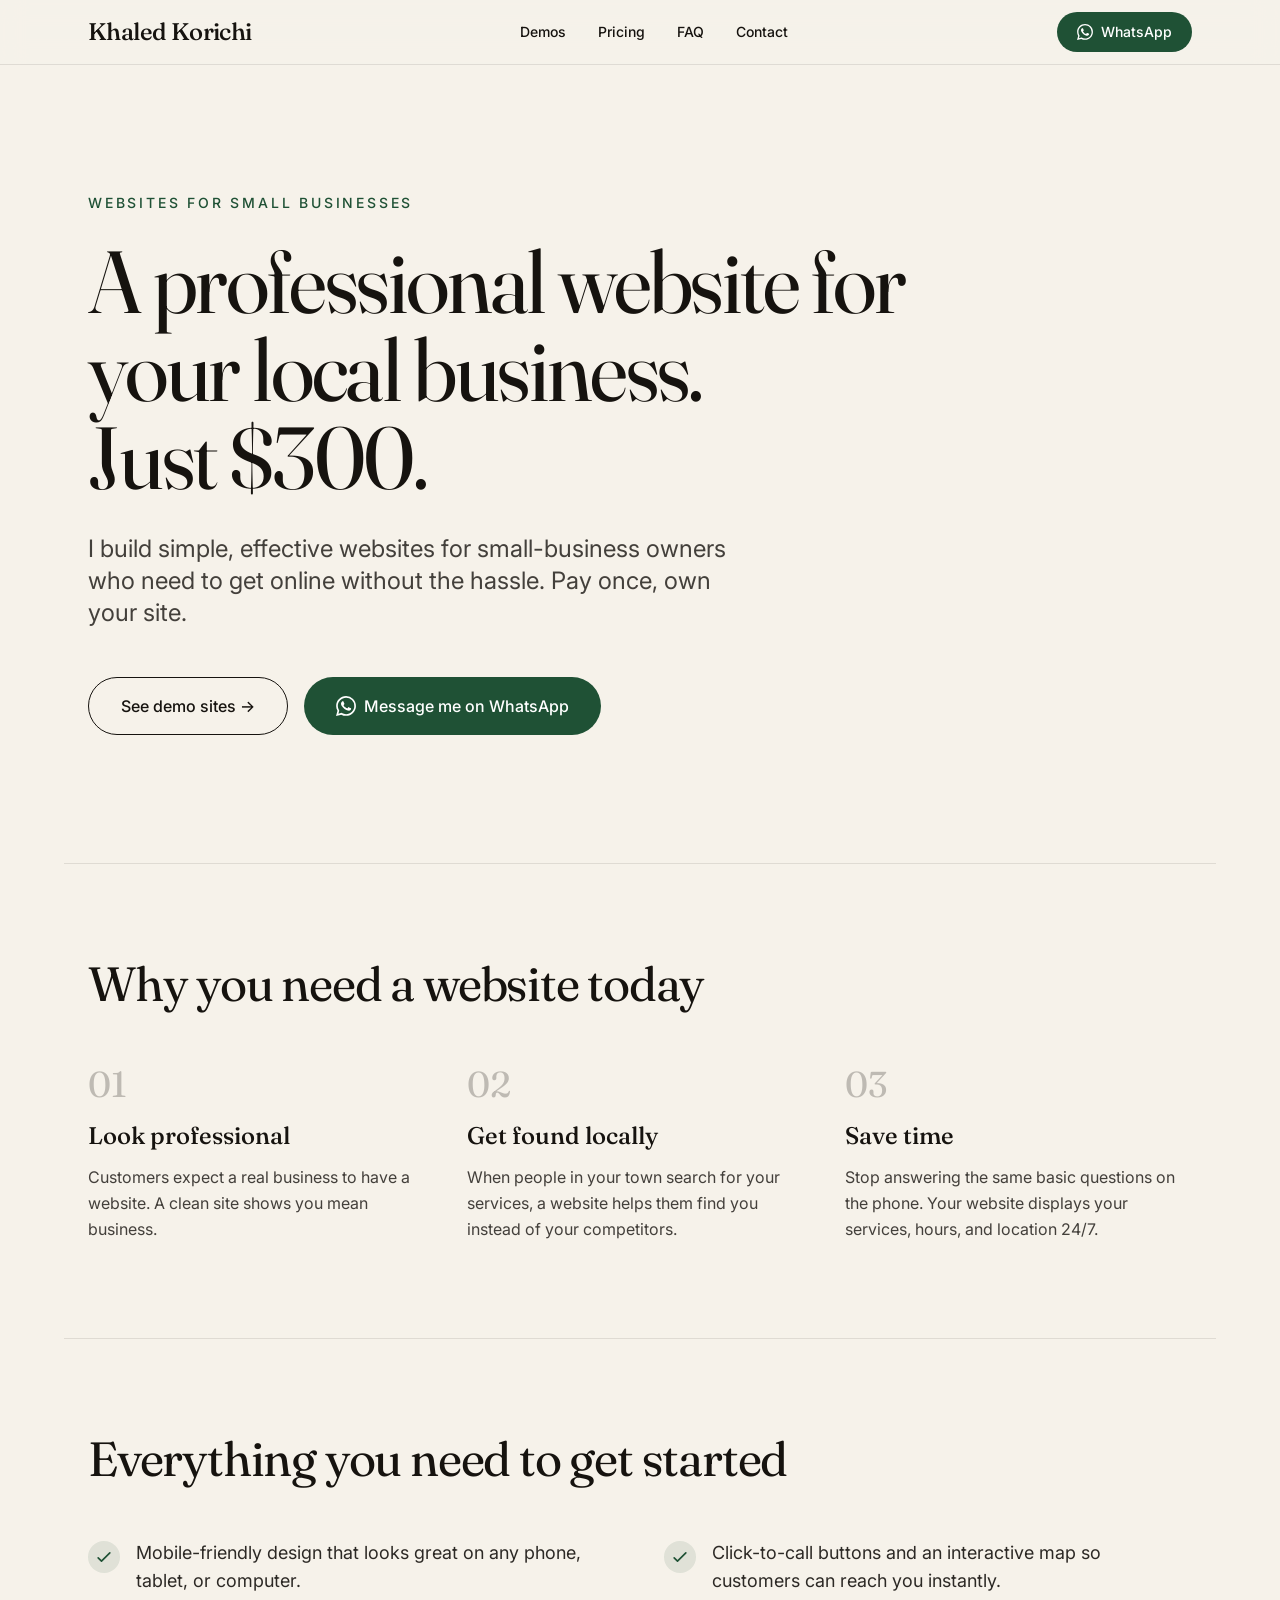
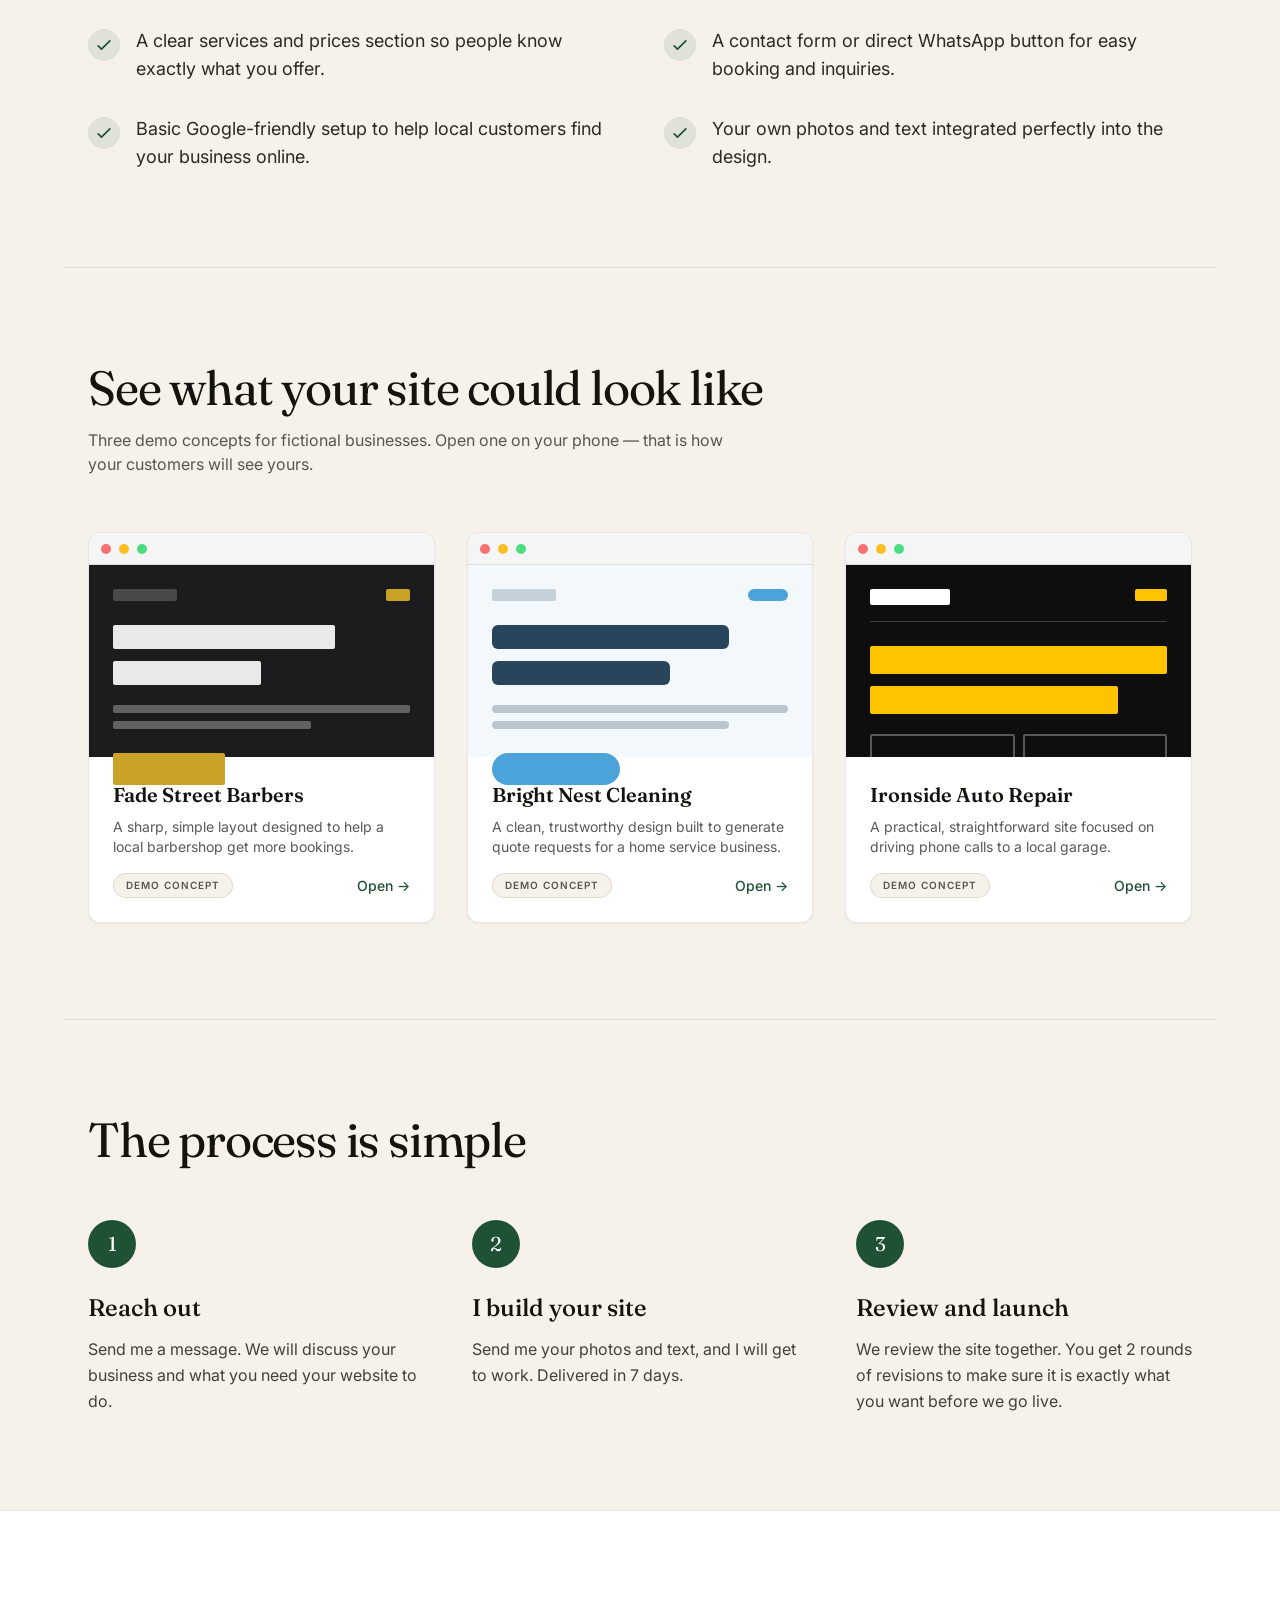
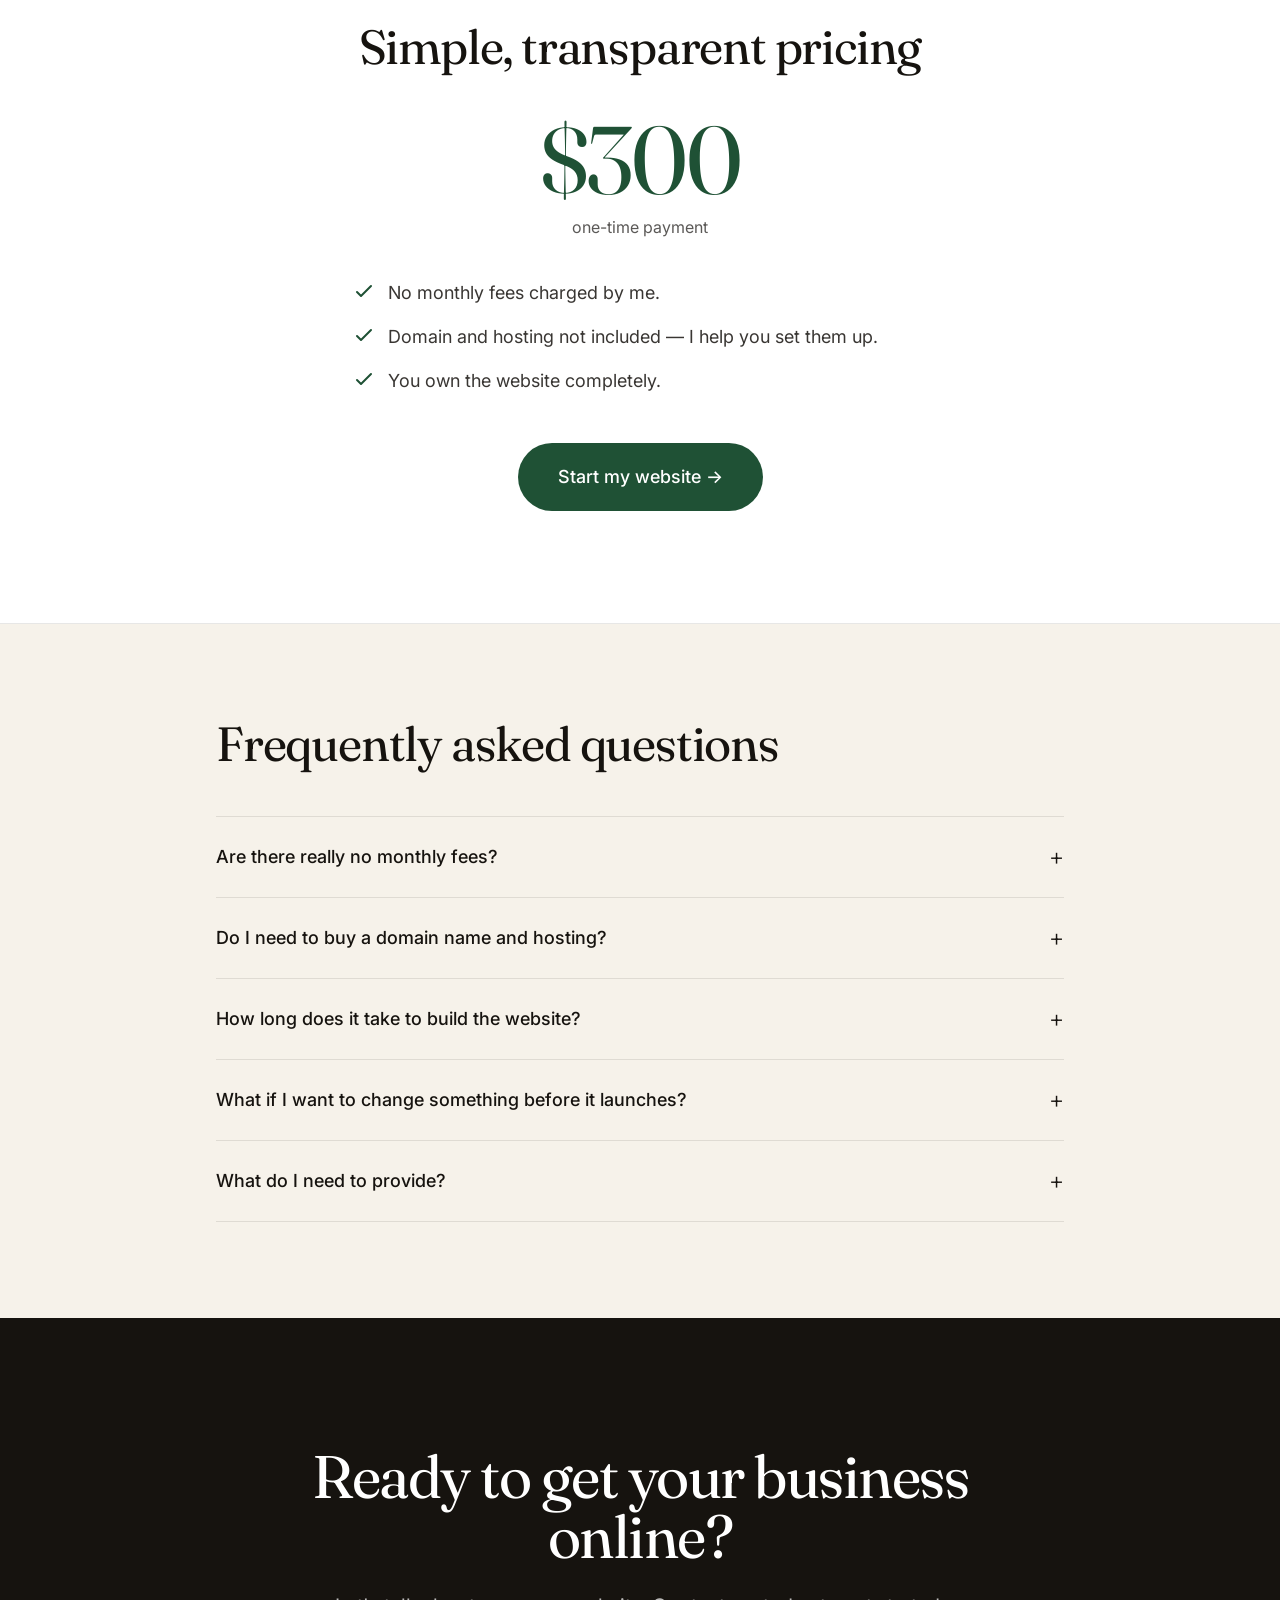
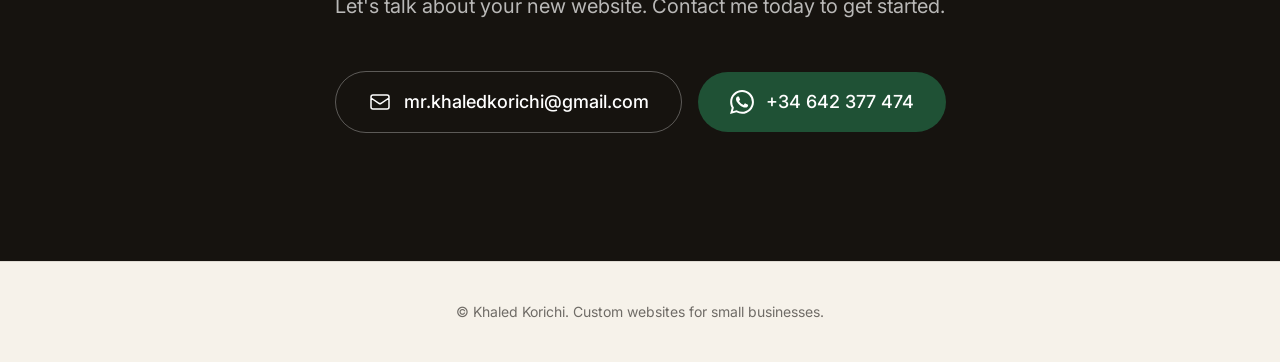
<file: index.html>
<!DOCTYPE html>
<html lang="en" class="scroll-smooth">
<head>
<meta charset="UTF-8">
<meta name="viewport" content="width=device-width, initial-scale=1.0">
<title>Khaled Korichi — $300 websites for small businesses</title>
<meta name="description" content="A professional website for your local business. Just $300, one time. Simple, effective websites for small-business owners who need to get online without the hassle.">
<meta property="og:title" content="A professional website for your local business. Just $300.">
<meta property="og:description" content="Simple, effective websites for small businesses. Pay once, own your site.">
<meta property="og:type" content="website">
<link rel="preconnect" href="https://fonts.googleapis.com">
<link rel="preconnect" href="https://fonts.gstatic.com" crossorigin>
<link href="https://fonts.googleapis.com/css2?family=Fraunces:opsz,wght@9..144,300..800&family=Inter:wght@400..700&display=swap" rel="stylesheet">
<link rel="stylesheet" href="assets/index.css">
<style>
body{background:#F6F2EA;color:#16130F;font-family:'Inter',sans-serif;overflow-x:hidden}
h1,h2,h3,.font-fraunces{font-family:'Fraunces',serif}
details>summary{list-style:none}
details>summary::-webkit-details-marker{display:none}
details>summary .icon{transition:transform .2s}
details[open]>summary .icon{transform:rotate(45deg)}
</style>
</head>
<body class="antialiased selection:bg-accent selection:text-white flex flex-col min-h-screen">

<svg width="0" height="0" class="absolute" aria-hidden="true">
  <symbol id="wa" viewBox="0 0 24 24"><path fill="currentColor" d="M17.47 14.38c-.3-.15-1.76-.87-2.03-.97-.27-.1-.47-.15-.67.15-.2.3-.77.97-.94 1.16-.17.2-.35.22-.64.08-.3-.15-1.26-.46-2.39-1.48-.88-.79-1.48-1.76-1.65-2.06-.17-.3-.02-.46.13-.6.13-.14.3-.35.45-.52.15-.17.2-.3.3-.5.1-.2.05-.37-.03-.52-.07-.15-.67-1.61-.92-2.2-.24-.58-.49-.5-.67-.51h-.57c-.2 0-.52.07-.79.37-.27.3-1.04 1.02-1.04 2.48s1.07 2.88 1.21 3.07c.15.2 2.1 3.2 5.08 4.49.71.3 1.26.49 1.7.63.71.22 1.36.19 1.87.12.57-.09 1.76-.72 2-1.41.25-.7.25-1.29.18-1.41-.08-.13-.27-.2-.57-.35m-5.42 7.4h-.01a9.87 9.87 0 0 1-5.03-1.38l-.36-.21-3.74.98 1-3.65-.24-.37a9.86 9.86 0 0 1-1.51-5.26c0-5.45 4.44-9.88 9.89-9.88 2.64 0 5.12 1.03 6.99 2.9a9.82 9.82 0 0 1 2.89 6.99c0 5.45-4.44 9.88-9.88 9.88m8.41-18.3A11.82 11.82 0 0 0 12.05 0C5.5 0 .16 5.34.16 11.89c0 2.1.55 4.14 1.59 5.95L.06 24l6.3-1.65a11.88 11.88 0 0 0 5.68 1.45h.01c6.55 0 11.89-5.34 11.89-11.89 0-3.18-1.24-6.17-3.48-8.41Z"/></symbol>
  <symbol id="check" viewBox="0 0 24 24"><path fill="none" stroke="currentColor" stroke-width="2" stroke-linecap="round" stroke-linejoin="round" d="M5 13l4 4L19 7"/></symbol>
</svg>

<header class="sticky top-0 z-50 bg-paper/90 backdrop-blur-md border-b border-ink/10">
  <div class="max-w-6xl mx-auto px-4 md:px-6 h-16 flex items-center justify-between">
    <a href="#" class="font-fraunces text-2xl font-medium tracking-tight">Khaled Korichi</a>
    <nav class="hidden md:flex items-center gap-8 text-sm font-medium" aria-label="Main">
      <a href="#demos" class="hover:text-accent">Demos</a>
      <a href="#pricing" class="hover:text-accent">Pricing</a>
      <a href="#faq" class="hover:text-accent">FAQ</a>
      <a href="#contact" class="hover:text-accent">Contact</a>
    </nav>
    <a href="https://wa.me/34642377474" target="_blank" rel="noopener" class="hidden md:inline-flex bg-accent hover:bg-accent-hover text-white px-5 py-2.5 rounded-full text-sm font-medium items-center gap-2">
      <svg class="w-4 h-4"><use href="#wa"/></svg>WhatsApp</a>
    <button id="menu-btn" class="md:hidden p-2 -mr-2" aria-label="Open menu" aria-expanded="false" aria-controls="mobile-menu">
      <svg id="menu-icon" class="w-6 h-6" fill="none" stroke="currentColor" viewBox="0 0 24 24"><path stroke-linecap="round" stroke-width="1.5" d="M4 6h16M4 12h16M4 18h16"/></svg>
    </button>
  </div>
  <div id="mobile-menu" class="hidden md:hidden border-t border-ink/10 bg-paper px-4 pb-6">
    <nav class="flex flex-col text-xl font-fraunces" aria-label="Mobile">
      <a href="#demos" class="py-4 border-b border-ink/10">Demos</a>
      <a href="#pricing" class="py-4 border-b border-ink/10">Pricing</a>
      <a href="#faq" class="py-4 border-b border-ink/10">FAQ</a>
      <a href="#contact" class="py-4 border-b border-ink/10">Contact</a>
    </nav>
    <a href="https://wa.me/34642377474" target="_blank" rel="noopener" class="mt-5 bg-accent text-white py-4 rounded-full font-medium flex items-center justify-center gap-2">
      <svg class="w-5 h-5"><use href="#wa"/></svg>Message me on WhatsApp</a>
  </div>
</header>

<main class="flex-grow">

  <section class="max-w-6xl mx-auto px-4 md:px-6 py-20 md:py-32">
    <p class="text-sm font-medium uppercase tracking-[.2em] text-accent mb-6">Websites for small businesses</p>
    <h1 class="font-fraunces text-[2.6rem] sm:text-6xl md:text-[5.5rem] leading-[1.05] tracking-tight max-w-4xl mb-8">A professional website for your local business. Just&nbsp;$300.</h1>
    <p class="text-xl md:text-2xl text-ink/80 max-w-2xl mb-12 leading-relaxed">I build simple, effective websites for small-business owners who need to get online without the hassle. Pay once, own your site.</p>
    <div class="flex flex-col sm:flex-row gap-4">
      <a href="#demos" class="border border-ink hover:bg-ink hover:text-paper px-8 py-4 rounded-full font-medium text-center transition-colors">See demo sites &rarr;</a>
      <a href="https://wa.me/34642377474" target="_blank" rel="noopener" class="bg-accent hover:bg-accent-hover text-white px-8 py-4 rounded-full font-medium inline-flex items-center justify-center gap-2 transition-colors">
        <svg class="w-5 h-5"><use href="#wa"/></svg>Message me on WhatsApp</a>
    </div>
  </section>

  <hr class="border-ink/10 max-w-6xl mx-auto">

  <section class="max-w-6xl mx-auto px-4 md:px-6 py-20 md:py-24">
    <h2 class="font-fraunces text-4xl md:text-5xl tracking-tight mb-14">Why you need a website today</h2>
    <div class="grid md:grid-cols-3 gap-12 md:gap-8">
      <div><div class="font-fraunces text-4xl text-ink/25 mb-4">01</div><h3 class="font-fraunces text-2xl font-medium mb-3">Look professional</h3><p class="text-ink/80 leading-relaxed">Customers expect a real business to have a website. A clean site shows you mean business.</p></div>
      <div><div class="font-fraunces text-4xl text-ink/25 mb-4">02</div><h3 class="font-fraunces text-2xl font-medium mb-3">Get found locally</h3><p class="text-ink/80 leading-relaxed">When people in your town search for your services, a website helps them find you instead of your competitors.</p></div>
      <div><div class="font-fraunces text-4xl text-ink/25 mb-4">03</div><h3 class="font-fraunces text-2xl font-medium mb-3">Save time</h3><p class="text-ink/80 leading-relaxed">Stop answering the same basic questions on the phone. Your website displays your services, hours, and location 24/7.</p></div>
    </div>
  </section>

  <hr class="border-ink/10 max-w-6xl mx-auto">

  <section class="max-w-6xl mx-auto px-4 md:px-6 py-20 md:py-24">
    <h2 class="font-fraunces text-4xl md:text-5xl tracking-tight mb-14">Everything you need to get started</h2>
    <ul class="grid sm:grid-cols-2 gap-x-12 gap-y-8 text-lg text-ink/90">
      <li class="flex gap-4"><span class="self-start mt-0.5 shrink-0 bg-accent/10 p-1.5 rounded-full text-accent"><svg class="w-5 h-5"><use href="#check"/></svg></span>Mobile-friendly design that looks great on any phone, tablet, or computer.</li>
      <li class="flex gap-4"><span class="self-start mt-0.5 shrink-0 bg-accent/10 p-1.5 rounded-full text-accent"><svg class="w-5 h-5"><use href="#check"/></svg></span>Click-to-call buttons and an interactive map so customers can reach you instantly.</li>
      <li class="flex gap-4"><span class="self-start mt-0.5 shrink-0 bg-accent/10 p-1.5 rounded-full text-accent"><svg class="w-5 h-5"><use href="#check"/></svg></span>A clear services and prices section so people know exactly what you offer.</li>
      <li class="flex gap-4"><span class="self-start mt-0.5 shrink-0 bg-accent/10 p-1.5 rounded-full text-accent"><svg class="w-5 h-5"><use href="#check"/></svg></span>A contact form or direct WhatsApp button for easy booking and inquiries.</li>
      <li class="flex gap-4"><span class="self-start mt-0.5 shrink-0 bg-accent/10 p-1.5 rounded-full text-accent"><svg class="w-5 h-5"><use href="#check"/></svg></span>Basic Google-friendly setup to help local customers find your business online.</li>
      <li class="flex gap-4"><span class="self-start mt-0.5 shrink-0 bg-accent/10 p-1.5 rounded-full text-accent"><svg class="w-5 h-5"><use href="#check"/></svg></span>Your own photos and text integrated perfectly into the design.</li>
    </ul>
  </section>

  <hr class="border-ink/10 max-w-6xl mx-auto">

  <section id="demos" class="max-w-6xl mx-auto px-4 md:px-6 py-20 md:py-24 scroll-mt-16">
    <h2 class="font-fraunces text-4xl md:text-5xl tracking-tight mb-4">See what your site could look like</h2>
    <p class="text-ink/70 mb-14 max-w-2xl">Three demo concepts for fictional businesses. Open one on your phone — that is how your customers will see yours.</p>
    <div class="grid md:grid-cols-3 gap-8">
      <a href="demos/barber.html" class="group flex flex-col rounded-xl border border-ink/10 bg-white overflow-hidden shadow-sm hover:shadow-lg hover:-translate-y-0.5 transition focus:outline-none focus:ring-2 focus:ring-accent">
        <div class="h-8 bg-neutral-100 border-b border-ink/10 flex items-center px-3 gap-2" aria-hidden="true"><i class="w-2.5 h-2.5 rounded-full bg-red-400"></i><i class="w-2.5 h-2.5 rounded-full bg-amber-400"></i><i class="w-2.5 h-2.5 rounded-full bg-green-400"></i></div>
        <div class="h-48 bg-[#1C1C1E] p-6" aria-hidden="true">
          <div class="flex justify-between mb-6"><div class="w-16 h-3 bg-white/20 rounded-sm"></div><div class="w-6 h-3 bg-[#C9A227] rounded-sm"></div></div>
          <div class="w-3/4 h-6 bg-white/90 rounded-sm mb-3"></div><div class="w-1/2 h-6 bg-white/90 rounded-sm mb-5"></div>
          <div class="w-full h-2 bg-white/30 rounded-sm mb-2"></div><div class="w-2/3 h-2 bg-white/30 rounded-sm mb-6"></div>
          <div class="w-28 h-8 bg-[#C9A227] rounded-sm"></div>
        </div>
        <div class="p-6 flex-1 flex flex-col justify-between">
          <div><h3 class="font-fraunces text-xl font-semibold mb-2">Fade Street Barbers</h3><p class="text-sm text-ink/70 mb-4">A sharp, simple layout designed to help a local barbershop get more bookings.</p></div>
          <div class="flex items-center justify-between"><span class="text-[10px] uppercase tracking-widest font-semibold bg-paper text-ink/70 px-3 py-1 rounded-full border border-ink/10">Demo concept</span><span class="text-sm font-medium text-accent group-hover:underline">Open &rarr;</span></div>
        </div>
      </a>
      <a href="demos/cleaning.html" class="group flex flex-col rounded-xl border border-ink/10 bg-white overflow-hidden shadow-sm hover:shadow-lg hover:-translate-y-0.5 transition focus:outline-none focus:ring-2 focus:ring-accent">
        <div class="h-8 bg-neutral-100 border-b border-ink/10 flex items-center px-3 gap-2" aria-hidden="true"><i class="w-2.5 h-2.5 rounded-full bg-red-400"></i><i class="w-2.5 h-2.5 rounded-full bg-amber-400"></i><i class="w-2.5 h-2.5 rounded-full bg-green-400"></i></div>
        <div class="h-48 bg-[#F2F8FC] p-6" aria-hidden="true">
          <div class="flex justify-between mb-6"><div class="w-16 h-3 bg-[#12324A]/20 rounded-sm"></div><div class="w-10 h-3 bg-[#4BA3D9] rounded-full"></div></div>
          <div class="w-4/5 h-6 bg-[#12324A]/90 rounded-md mb-3"></div><div class="w-3/5 h-6 bg-[#12324A]/90 rounded-md mb-5"></div>
          <div class="w-full h-2 bg-[#12324A]/25 rounded-full mb-2"></div><div class="w-4/5 h-2 bg-[#12324A]/25 rounded-full mb-6"></div>
          <div class="w-32 h-8 bg-[#4BA3D9] rounded-full"></div>
        </div>
        <div class="p-6 flex-1 flex flex-col justify-between">
          <div><h3 class="font-fraunces text-xl font-semibold mb-2">Bright Nest Cleaning</h3><p class="text-sm text-ink/70 mb-4">A clean, trustworthy design built to generate quote requests for a home service business.</p></div>
          <div class="flex items-center justify-between"><span class="text-[10px] uppercase tracking-widest font-semibold bg-paper text-ink/70 px-3 py-1 rounded-full border border-ink/10">Demo concept</span><span class="text-sm font-medium text-accent group-hover:underline">Open &rarr;</span></div>
        </div>
      </a>
      <a href="demos/auto.html" class="group flex flex-col rounded-xl border border-ink/10 bg-white overflow-hidden shadow-sm hover:shadow-lg hover:-translate-y-0.5 transition focus:outline-none focus:ring-2 focus:ring-accent">
        <div class="h-8 bg-neutral-100 border-b border-ink/10 flex items-center px-3 gap-2" aria-hidden="true"><i class="w-2.5 h-2.5 rounded-full bg-red-400"></i><i class="w-2.5 h-2.5 rounded-full bg-amber-400"></i><i class="w-2.5 h-2.5 rounded-full bg-green-400"></i></div>
        <div class="h-48 bg-[#0E0E0E] p-6" aria-hidden="true">
          <div class="flex justify-between mb-6 border-b border-white/20 pb-4"><div class="w-20 h-4 bg-white rounded-sm"></div><div class="w-8 h-3 bg-[#FFC400] rounded-sm"></div></div>
          <div class="w-full h-7 bg-[#FFC400] rounded-sm mb-3"></div><div class="w-5/6 h-7 bg-[#FFC400] rounded-sm mb-5"></div>
          <div class="flex gap-2"><div class="w-1/2 h-10 border-2 border-white/30 rounded-sm"></div><div class="w-1/2 h-10 border-2 border-white/30 rounded-sm"></div></div>
        </div>
        <div class="p-6 flex-1 flex flex-col justify-between">
          <div><h3 class="font-fraunces text-xl font-semibold mb-2">Ironside Auto Repair</h3><p class="text-sm text-ink/70 mb-4">A practical, straightforward site focused on driving phone calls to a local garage.</p></div>
          <div class="flex items-center justify-between"><span class="text-[10px] uppercase tracking-widest font-semibold bg-paper text-ink/70 px-3 py-1 rounded-full border border-ink/10">Demo concept</span><span class="text-sm font-medium text-accent group-hover:underline">Open &rarr;</span></div>
        </div>
      </a>
    </div>
  </section>

  <hr class="border-ink/10 max-w-6xl mx-auto">

  <section class="max-w-6xl mx-auto px-4 md:px-6 py-20 md:py-24">
    <h2 class="font-fraunces text-4xl md:text-5xl tracking-tight mb-14">The process is simple</h2>
    <ol class="grid md:grid-cols-3 gap-12">
      <li><div class="w-12 h-12 rounded-full bg-accent text-white flex items-center justify-center font-fraunces text-xl mb-6">1</div><h3 class="font-fraunces text-2xl font-medium mb-3">Reach out</h3><p class="text-ink/80 leading-relaxed">Send me a message. We will discuss your business and what you need your website to do.</p></li>
      <li><div class="w-12 h-12 rounded-full bg-accent text-white flex items-center justify-center font-fraunces text-xl mb-6">2</div><h3 class="font-fraunces text-2xl font-medium mb-3">I build your site</h3><p class="text-ink/80 leading-relaxed">Send me your photos and text, and I will get to work. Delivered in 7 days.</p></li>
      <li><div class="w-12 h-12 rounded-full bg-accent text-white flex items-center justify-center font-fraunces text-xl mb-6">3</div><h3 class="font-fraunces text-2xl font-medium mb-3">Review and launch</h3><p class="text-ink/80 leading-relaxed">We review the site together. You get 2 rounds of revisions to make sure it is exactly what you want before we go live.</p></li>
    </ol>
  </section>

  <section id="pricing" class="bg-white border-y border-ink/10 scroll-mt-16">
    <div class="max-w-3xl mx-auto px-4 md:px-6 py-20 md:py-28 text-center">
      <h2 class="font-fraunces text-4xl md:text-5xl tracking-tight mb-10">Simple, transparent pricing</h2>
      <div class="font-fraunces text-7xl md:text-8xl tracking-tight text-accent">$300</div>
      <p class="text-ink/70 mt-2 mb-10">one-time payment</p>
      <ul class="text-lg text-ink/85 flex flex-col gap-4 max-w-xl mx-auto text-left mb-12">
        <li class="flex gap-3"><svg class="w-6 h-6 text-accent shrink-0"><use href="#check"/></svg>No monthly fees charged by me.</li>
        <li class="flex gap-3"><svg class="w-6 h-6 text-accent shrink-0"><use href="#check"/></svg><span>Domain and hosting not included — I help you set them up.</span></li>
        <li class="flex gap-3"><svg class="w-6 h-6 text-accent shrink-0"><use href="#check"/></svg>You own the website completely.</li>
      </ul>
      <a href="https://wa.me/34642377474" target="_blank" rel="noopener" class="bg-accent hover:bg-accent-hover text-white px-10 py-5 rounded-full text-lg font-medium inline-flex items-center gap-3 transition-colors">Start my website &rarr;</a>
    </div>
  </section>

  <section id="faq" class="max-w-4xl mx-auto px-4 md:px-6 py-20 md:py-24 scroll-mt-16">
    <h2 class="font-fraunces text-4xl md:text-5xl tracking-tight mb-12">Frequently asked questions</h2>
    <div class="border-b border-ink/10">
      <details><summary class="flex justify-between items-center cursor-pointer py-6 font-medium text-lg border-t border-ink/10 hover:text-accent">Are there really no monthly fees?<span class="icon text-2xl font-light ml-4">+</span></summary><p class="pb-6 text-ink/80 leading-relaxed">I do not charge any monthly fees. You pay me $300 once to build the site.</p></details>
      <details><summary class="flex justify-between items-center cursor-pointer py-6 font-medium text-lg border-t border-ink/10 hover:text-accent">Do I need to buy a domain name and hosting?<span class="icon text-2xl font-light ml-4">+</span></summary><p class="pb-6 text-ink/80 leading-relaxed">Yes. Domain and hosting are not included (usually about $10–20 a year for the domain), but I set them up with you, in your name, so you have full ownership and control.</p></details>
      <details><summary class="flex justify-between items-center cursor-pointer py-6 font-medium text-lg border-t border-ink/10 hover:text-accent">How long does it take to build the website?<span class="icon text-2xl font-light ml-4">+</span></summary><p class="pb-6 text-ink/80 leading-relaxed">Once you provide your text and photos, your site is delivered in 7 days.</p></details>
      <details><summary class="flex justify-between items-center cursor-pointer py-6 font-medium text-lg border-t border-ink/10 hover:text-accent">What if I want to change something before it launches?<span class="icon text-2xl font-light ml-4">+</span></summary><p class="pb-6 text-ink/80 leading-relaxed">No problem. The $300 price includes 2 rounds of revisions so we can adjust the design to your liking.</p></details>
      <details><summary class="flex justify-between items-center cursor-pointer py-6 font-medium text-lg border-t border-ink/10 hover:text-accent">What do I need to provide?<span class="icon text-2xl font-light ml-4">+</span></summary><p class="pb-6 text-ink/80 leading-relaxed">I just need your business information, the text you want on the page, and any photos of your work or location.</p></details>
    </div>
  </section>

  <section id="contact" class="bg-ink text-white py-24 md:py-32">
    <div class="max-w-4xl mx-auto px-4 md:px-6 text-center">
      <h2 class="font-fraunces text-4xl md:text-6xl tracking-tight mb-6">Ready to get your business online?</h2>
      <p class="text-xl text-white/70 mb-12 max-w-2xl mx-auto leading-relaxed">Let's talk about your new website. Contact me today to get started.</p>
      <div class="flex flex-col sm:flex-row items-stretch sm:items-center justify-center gap-4">
        <a href="mailto:mr.khaledkorichi@gmail.com" class="border border-white/30 hover:border-white px-8 py-4 rounded-full text-lg font-medium inline-flex items-center justify-center gap-3 break-all">
          <svg class="w-6 h-6 shrink-0" fill="none" stroke="currentColor" viewBox="0 0 24 24" aria-hidden="true"><path stroke-linecap="round" stroke-linejoin="round" stroke-width="1.5" d="M3 8l7.89 5.26a2 2 0 002.22 0L21 8M5 19h14a2 2 0 002-2V7a2 2 0 00-2-2H5a2 2 0 00-2 2v10a2 2 0 002 2z"/></svg>mr.khaledkorichi@gmail.com</a>
        <a href="https://wa.me/34642377474" target="_blank" rel="noopener" class="bg-accent hover:bg-accent-hover px-8 py-4 rounded-full text-lg font-medium inline-flex items-center justify-center gap-3">
          <svg class="w-6 h-6"><use href="#wa"/></svg>+34 642 377 474</a>
      </div>
    </div>
  </section>
</main>

<footer class="border-t border-ink/10 py-10 text-center text-ink/60 text-sm px-4">&copy; Khaled Korichi. Custom websites for small businesses.</footer>

<script>
const btn=document.getElementById('menu-btn'),menu=document.getElementById('mobile-menu');
function setMenu(open){menu.classList.toggle('hidden',!open);btn.setAttribute('aria-expanded',open);btn.setAttribute('aria-label',open?'Close menu':'Open menu');}
btn.addEventListener('click',()=>setMenu(menu.classList.contains('hidden')));
menu.querySelectorAll('a').forEach(a=>a.addEventListener('click',()=>setMenu(false)));
const faqs=document.querySelectorAll('details');
faqs.forEach(f=>f.addEventListener('toggle',()=>{if(f.open)faqs.forEach(o=>{if(o!==f)o.open=false})}));
</script>
</body>
</html>
</file>
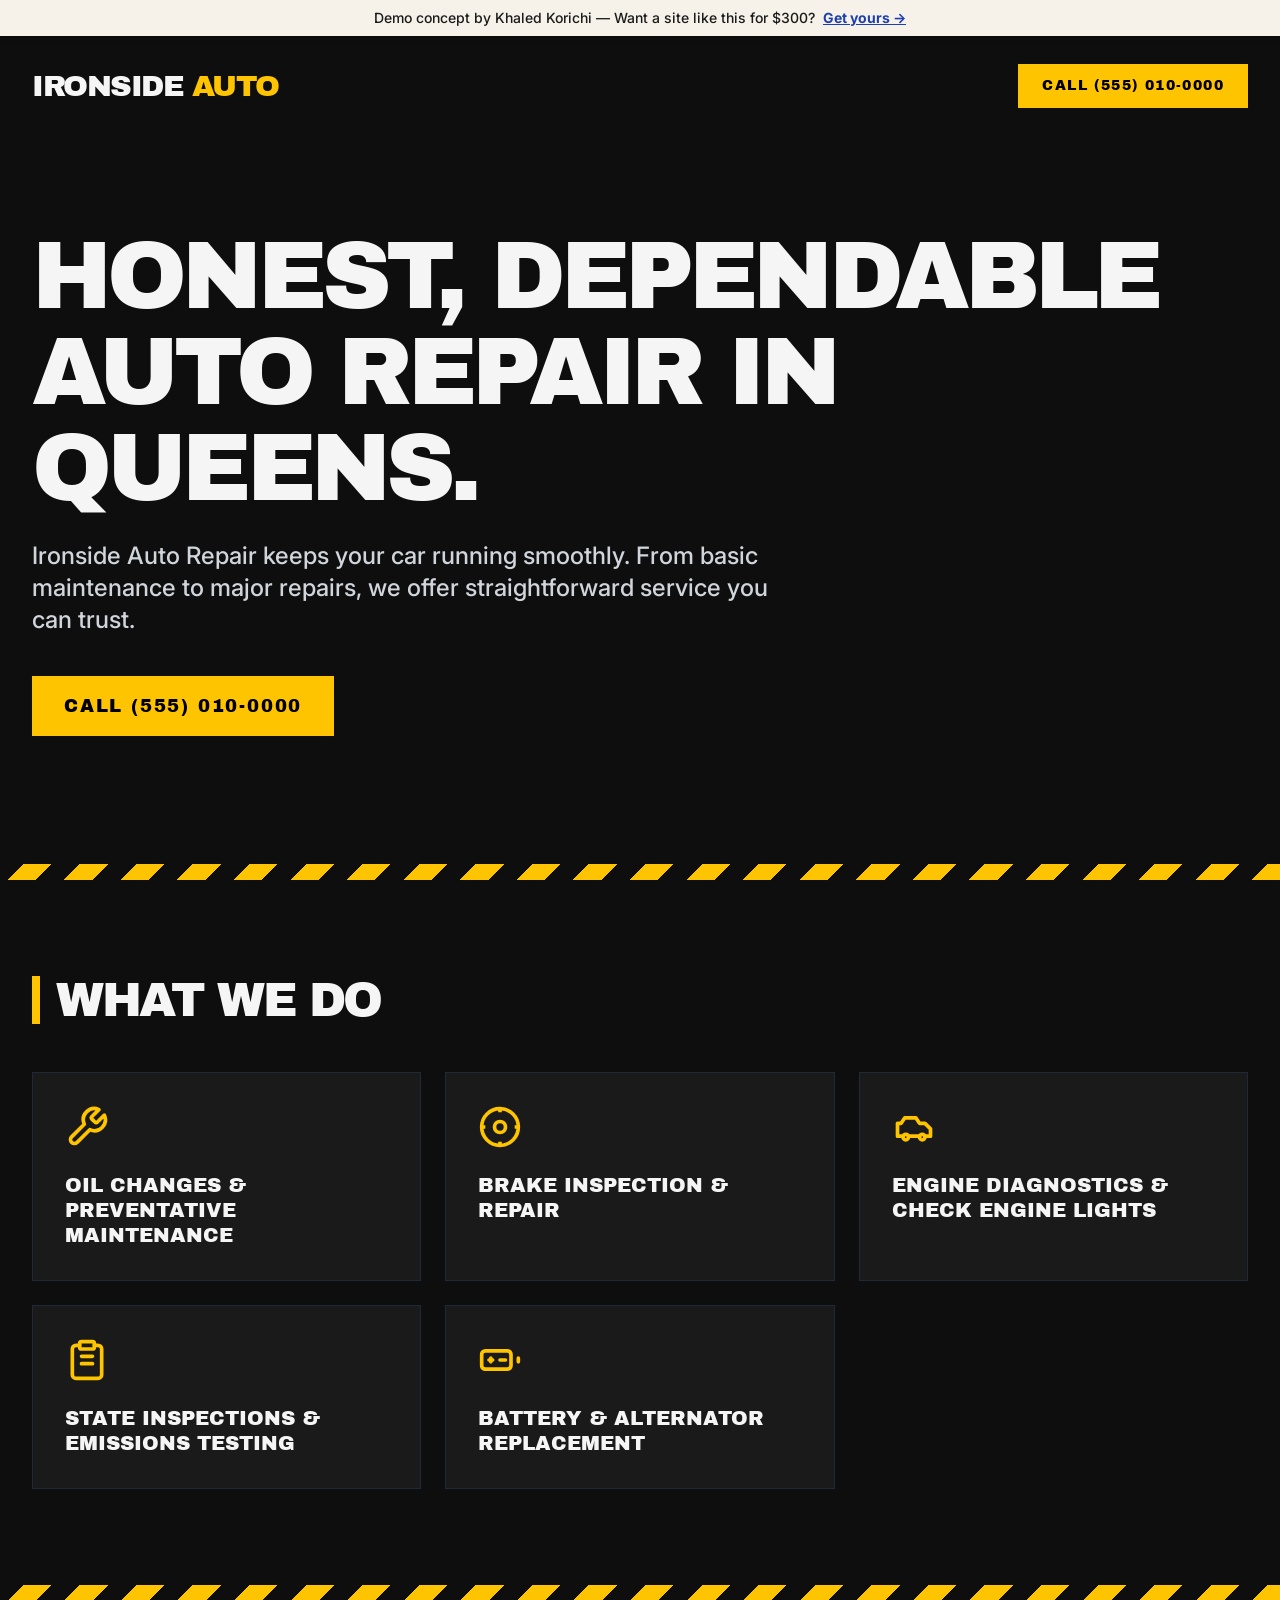
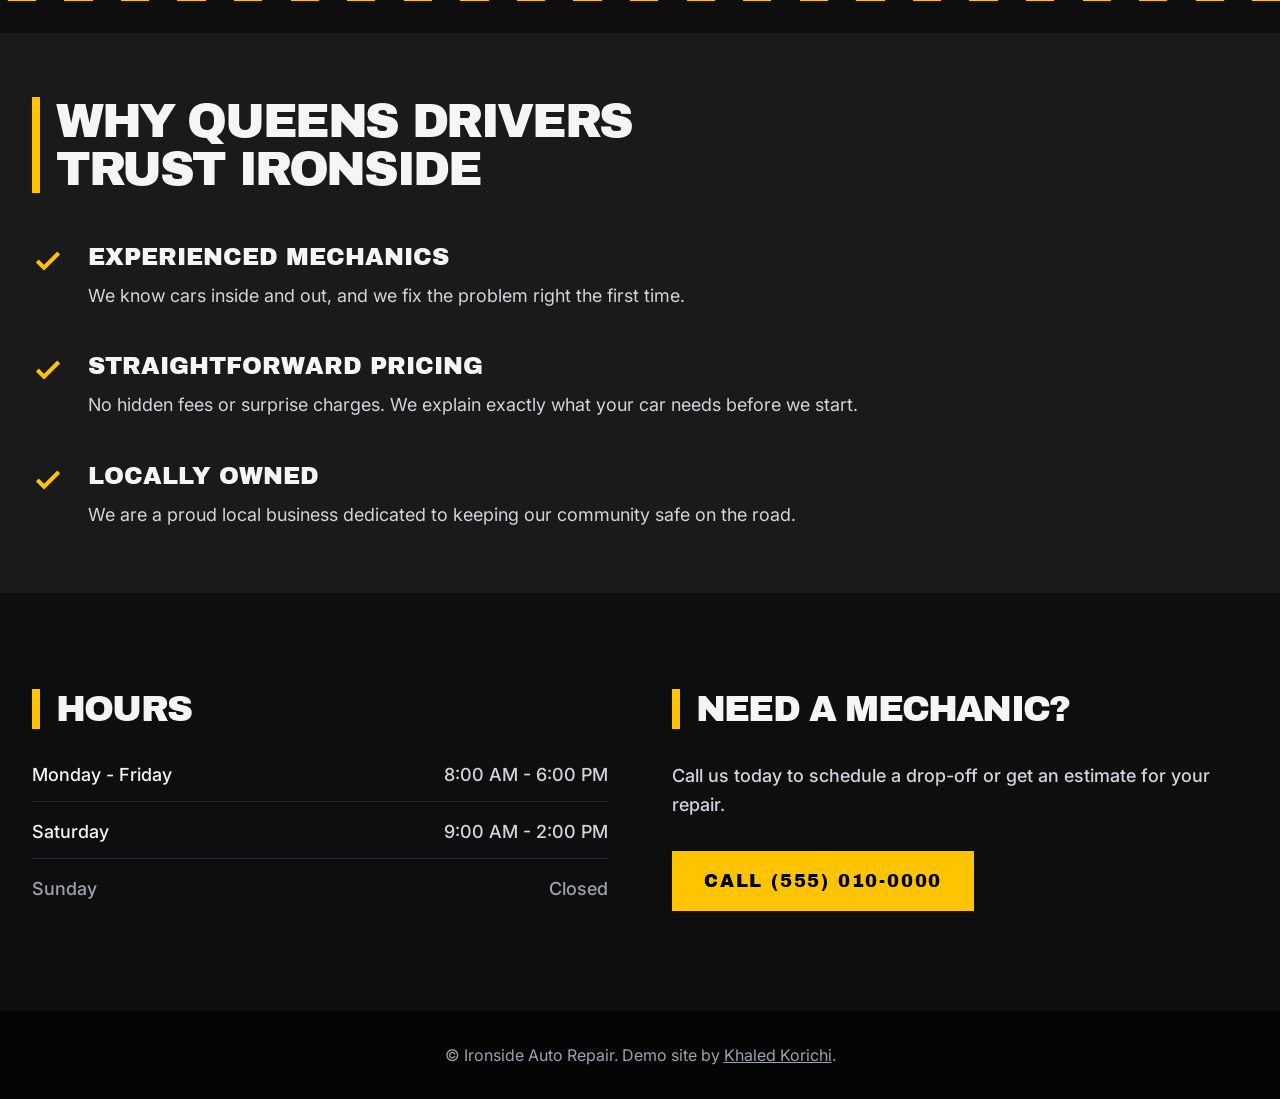
<file: demos/auto.html>
<!DOCTYPE html>
<html lang="en" class="scroll-smooth">
<head>
<meta charset="UTF-8">
<meta name="viewport" content="width=device-width, initial-scale=1.0">
<meta name="robots" content="noindex">
<title>Ironside Auto Repair — Demo site</title>
<link rel="preconnect" href="https://fonts.googleapis.com">
<link rel="preconnect" href="https://fonts.gstatic.com" crossorigin>
<link href="https://fonts.googleapis.com/css2?family=Archivo+Black&family=Inter:wght@400;500;600;700&display=swap" rel="stylesheet">
<link rel="stylesheet" href="../assets/auto.css">
<style>
body{background:#0E0E0E;color:#F5F5F5;overflow-x:hidden}
.hazard{height:1rem;background:repeating-linear-gradient(-45deg,#FFC400 0 20px,#0E0E0E 20px 40px)}
</style>
</head>
<body class="font-sans antialiased pt-14 sm:pt-10 pb-16 sm:pb-0">

<div class="fixed top-0 inset-x-0 bg-ribbon text-[#1a1a1a] text-center py-2 px-4 text-xs sm:text-sm font-medium z-50 shadow-md">
  Demo concept by Khaled Korichi — Want a site like this for $300?
  <a href="../index.html#contact" class="font-bold underline text-blue-800 ml-1 whitespace-nowrap">Get yours &rarr;</a>
</div>

<header class="px-4 md:px-8 py-6 max-w-7xl mx-auto flex justify-between items-center">
  <p class="font-display text-2xl md:text-3xl tracking-tighter uppercase">Ironside <span class="text-acc">Auto</span></p>
  <a href="tel:+15550100000" class="hidden sm:inline-block font-display uppercase tracking-widest text-sm bg-acc text-black px-6 py-3 hover:bg-yellow-300 transition-colors">Call (555) 010-0000</a>
</header>

<main>
  <section class="px-4 md:px-8 py-12 md:py-24 max-w-7xl mx-auto">
    <h1 class="font-display text-4xl sm:text-6xl lg:text-8xl uppercase tracking-tighter leading-[0.95] mb-6 break-words">Honest, dependable auto repair in Queens.</h1>
    <p class="text-lg md:text-2xl text-gray-300 max-w-3xl mb-10 leading-relaxed font-medium">Ironside Auto Repair keeps your car running smoothly. From basic maintenance to major repairs, we offer straightforward service you can trust.</p>
    <a href="tel:+15550100000" class="block sm:inline-block text-center bg-acc text-black font-display uppercase tracking-widest text-lg px-8 py-4 hover:bg-yellow-300 transition">Call (555) 010-0000</a>
  </section>

  <div class="hazard my-8" aria-hidden="true"></div>

  <section class="px-4 md:px-8 py-16 max-w-7xl mx-auto">
    <h2 class="font-display text-4xl md:text-5xl uppercase tracking-tighter mb-12 border-l-8 border-acc pl-4">What we do</h2>
    <ul class="grid md:grid-cols-2 lg:grid-cols-3 gap-6">
      <li class="bg-surf p-8 border border-gray-800"><svg width="44" height="44" viewBox="0 0 24 24" fill="none" stroke="currentColor" stroke-width="2" stroke-linecap="round" stroke-linejoin="round" class="text-acc mb-6" aria-hidden="true"><path d="M14.7 6.3a1 1 0 0 0 0 1.4l1.6 1.6a1 1 0 0 0 1.4 0l3.77-3.77a6 6 0 0 1-7.94 7.94l-6.91 6.91a2.12 2.12 0 0 1-3-3l6.91-6.91a6 6 0 0 1 7.94-7.94l-3.76 3.76z"/></svg><h3 class="font-display text-xl uppercase leading-tight">Oil Changes &amp; Preventative Maintenance</h3></li>
      <li class="bg-surf p-8 border border-gray-800"><svg width="44" height="44" viewBox="0 0 24 24" fill="none" stroke="currentColor" stroke-width="2" class="text-acc mb-6" aria-hidden="true"><circle cx="12" cy="12" r="10"/><circle cx="12" cy="12" r="3"/><path d="M12 2v2M12 20v2M2 12h2M20 12h2"/></svg><h3 class="font-display text-xl uppercase leading-tight">Brake Inspection &amp; Repair</h3></li>
      <li class="bg-surf p-8 border border-gray-800"><svg width="44" height="44" viewBox="0 0 24 24" fill="none" stroke="currentColor" stroke-width="2" stroke-linecap="round" stroke-linejoin="round" class="text-acc mb-6" aria-hidden="true"><path d="M3 10h2l2-3h6l2 3h3l3 3v4h-3M3 10v7h3M9 17h6"/><circle cx="7.5" cy="17.5" r="1.5"/><circle cx="16.5" cy="17.5" r="1.5"/></svg><h3 class="font-display text-xl uppercase leading-tight">Engine Diagnostics &amp; Check Engine Lights</h3></li>
      <li class="bg-surf p-8 border border-gray-800"><svg width="44" height="44" viewBox="0 0 24 24" fill="none" stroke="currentColor" stroke-width="2" stroke-linecap="round" class="text-acc mb-6" aria-hidden="true"><path d="M16 4h2a2 2 0 0 1 2 2v14a2 2 0 0 1-2 2H6a2 2 0 0 1-2-2V6a2 2 0 0 1 2-2h2"/><rect x="8" y="2" width="8" height="4" rx="1"/><path d="M9 10h6M9 14h6"/></svg><h3 class="font-display text-xl uppercase leading-tight">State Inspections &amp; Emissions Testing</h3></li>
      <li class="bg-surf p-8 border border-gray-800"><svg width="44" height="44" viewBox="0 0 24 24" fill="none" stroke="currentColor" stroke-width="2" stroke-linecap="round" class="text-acc mb-6" aria-hidden="true"><rect x="2" y="7" width="16" height="10" rx="2"/><path d="M22 11v2M6 12h2M7 11v2M12 12h3"/></svg><h3 class="font-display text-xl uppercase leading-tight">Battery &amp; Alternator Replacement</h3></li>
    </ul>
  </section>

  <div class="hazard my-8" aria-hidden="true"></div>

  <section class="px-4 md:px-8 py-16 bg-surf">
    <div class="max-w-7xl mx-auto">
      <h2 class="font-display text-4xl md:text-5xl uppercase tracking-tighter mb-12 border-l-8 border-acc pl-4 max-w-3xl">Why Queens drivers trust Ironside</h2>
      <ul class="space-y-10 max-w-4xl">
        <li class="flex gap-4 md:gap-6"><svg class="w-8 h-8 text-acc shrink-0 mt-1" fill="none" stroke="currentColor" stroke-width="3" viewBox="0 0 24 24" aria-hidden="true"><path d="M20 6L9 17l-5-5"/></svg><div><h3 class="font-display text-2xl uppercase mb-2">Experienced mechanics</h3><p class="text-gray-300 text-lg leading-relaxed">We know cars inside and out, and we fix the problem right the first time.</p></div></li>
        <li class="flex gap-4 md:gap-6"><svg class="w-8 h-8 text-acc shrink-0 mt-1" fill="none" stroke="currentColor" stroke-width="3" viewBox="0 0 24 24" aria-hidden="true"><path d="M20 6L9 17l-5-5"/></svg><div><h3 class="font-display text-2xl uppercase mb-2">Straightforward pricing</h3><p class="text-gray-300 text-lg leading-relaxed">No hidden fees or surprise charges. We explain exactly what your car needs before we start.</p></div></li>
        <li class="flex gap-4 md:gap-6"><svg class="w-8 h-8 text-acc shrink-0 mt-1" fill="none" stroke="currentColor" stroke-width="3" viewBox="0 0 24 24" aria-hidden="true"><path d="M20 6L9 17l-5-5"/></svg><div><h3 class="font-display text-2xl uppercase mb-2">Locally owned</h3><p class="text-gray-300 text-lg leading-relaxed">We are a proud local business dedicated to keeping our community safe on the road.</p></div></li>
      </ul>
    </div>
  </section>

  <section class="px-4 md:px-8 py-16 md:py-24 max-w-7xl mx-auto grid lg:grid-cols-2 gap-16">
    <div>
      <h2 class="font-display text-4xl uppercase tracking-tighter mb-8 border-l-8 border-acc pl-4">Hours</h2>
      <ul class="space-y-4 text-lg text-gray-300 font-medium">
        <li class="flex justify-between gap-4 border-b border-gray-800 pb-3"><span class="text-txt">Monday - Friday</span><span>8:00 AM - 6:00 PM</span></li>
        <li class="flex justify-between gap-4 border-b border-gray-800 pb-3"><span class="text-txt">Saturday</span><span>9:00 AM - 2:00 PM</span></li>
        <li class="flex justify-between gap-4 pb-3 text-gray-400"><span>Sunday</span><span>Closed</span></li>
      </ul>
    </div>
    <div>
      <h2 class="font-display text-4xl uppercase tracking-tighter mb-8 border-l-8 border-acc pl-4">Need a mechanic?</h2>
      <p class="text-lg text-gray-300 mb-8 leading-relaxed font-medium">Call us today to schedule a drop-off or get an estimate for your repair.</p>
      <a href="tel:+15550100000" class="block md:inline-block text-center bg-acc text-black font-display uppercase tracking-widest text-lg px-8 py-4 hover:bg-yellow-300 transition">Call (555) 010-0000</a>
    </div>
  </section>
</main>

<footer class="bg-[#050505] py-8 text-center text-gray-400 px-4">&copy; Ironside Auto Repair. Demo site by <a href="../index.html" class="underline">Khaled Korichi</a>.</footer>

<a href="tel:+15550100000" class="fixed bottom-0 inset-x-0 sm:hidden z-40 bg-acc text-black font-display uppercase tracking-widest text-lg text-center py-4">Call (555) 010-0000</a>
</body>
</html>
</file>
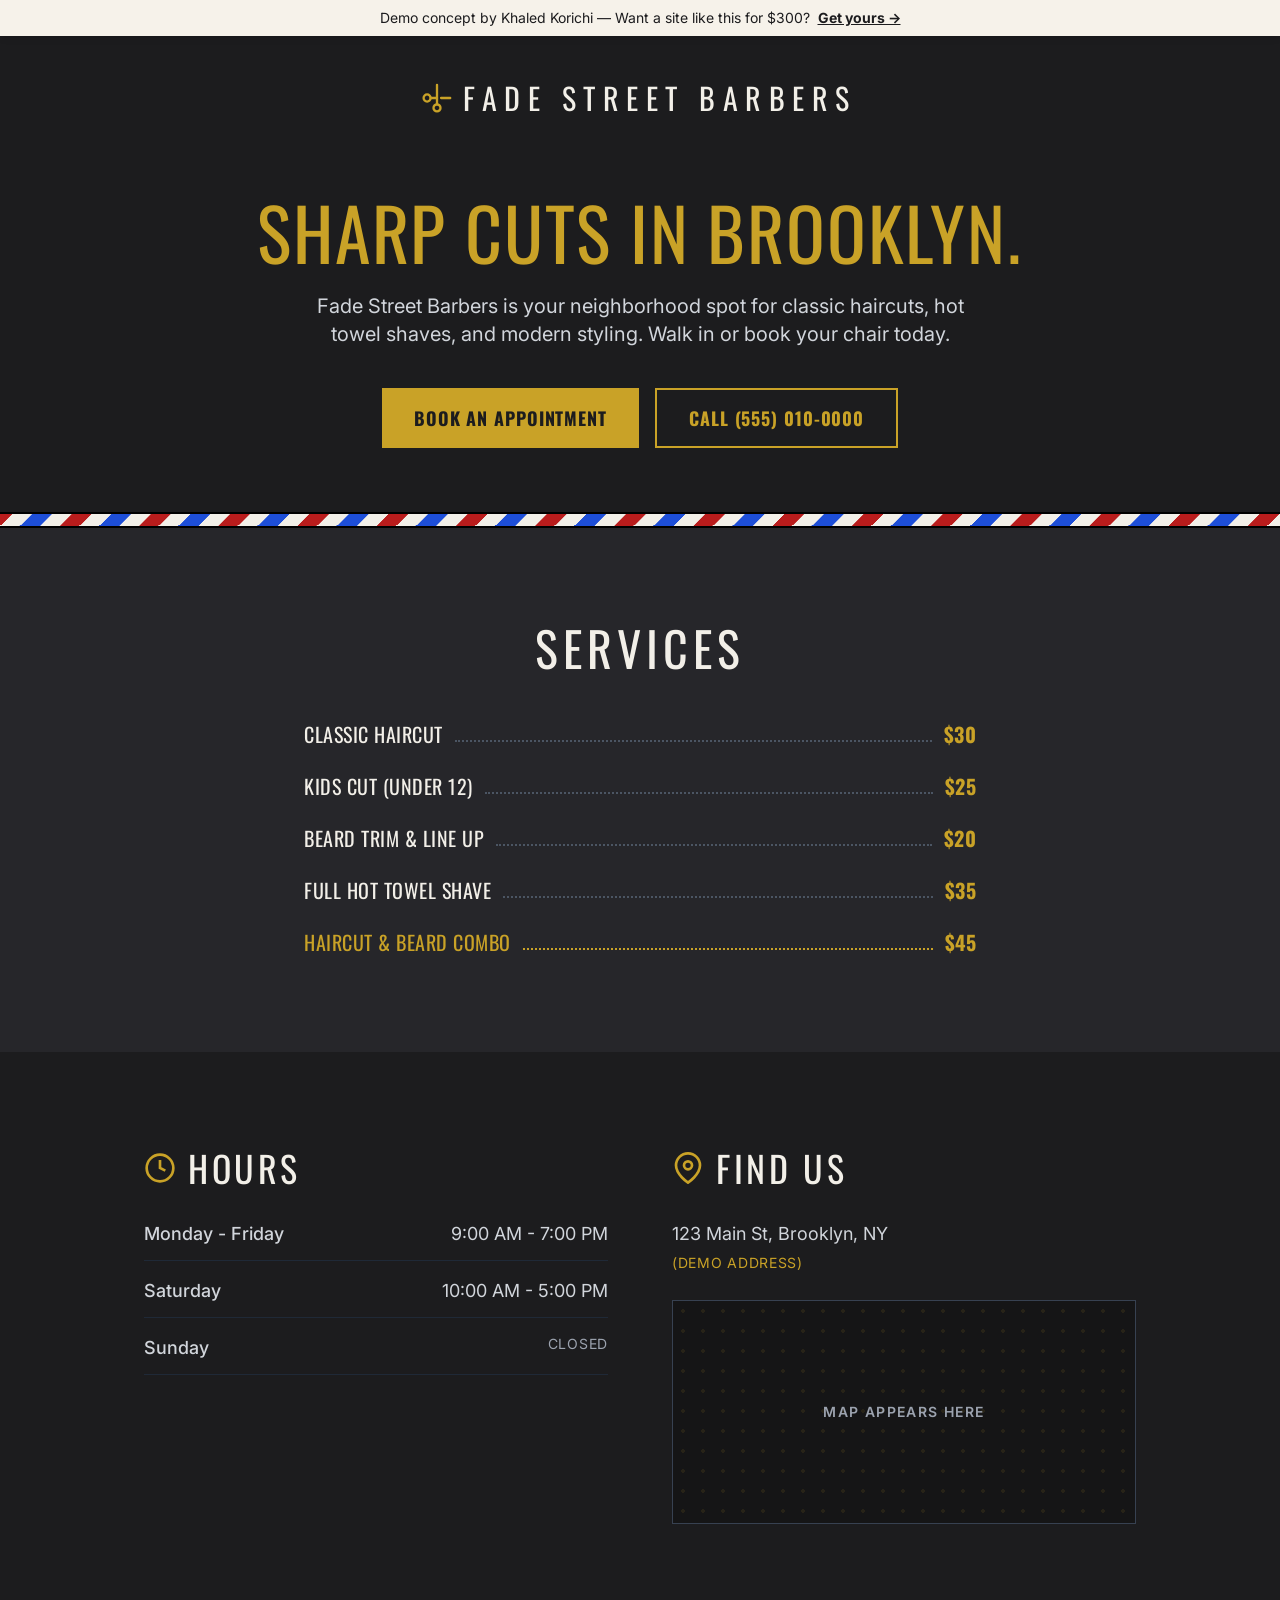
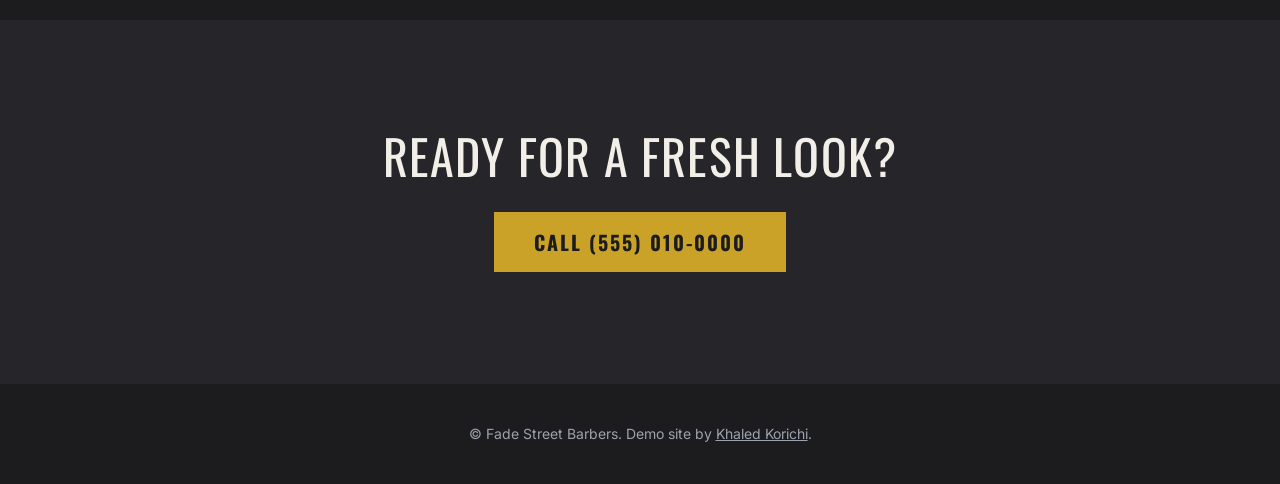
<file: demos/barber.html>
<!DOCTYPE html>
<html lang="en" class="scroll-smooth">
<head>
<meta charset="UTF-8">
<meta name="viewport" content="width=device-width, initial-scale=1.0">
<meta name="robots" content="noindex">
<title>Fade Street Barbers — Demo site</title>
<link rel="preconnect" href="https://fonts.googleapis.com">
<link rel="preconnect" href="https://fonts.gstatic.com" crossorigin>
<link href="https://fonts.googleapis.com/css2?family=Inter:wght@400;500;600&family=Oswald:wght@400;500;700&display=swap" rel="stylesheet">
<link rel="stylesheet" href="../assets/barber.css">
<style>
body{overflow-x:hidden}
.pole{height:16px;background:repeating-linear-gradient(-45deg,#b91c1c 0 14px,#F2EFE8 14px 28px,#1d4ed8 28px 42px,#F2EFE8 42px 56px);background-size:79.2px 100%;border-block:2px solid #000;animation:pole 2.5s linear infinite}
@keyframes pole{to{background-position:79.2px 0}}
@media (prefers-reduced-motion:reduce){.pole{animation:none}}
.map-dots{background-image:radial-gradient(rgba(201,162,39,.25) 2px,transparent 2px);background-size:20px 20px}
</style>
</head>
<body class="bg-charcoal text-light font-sans antialiased pt-14 sm:pt-10 pb-20 sm:pb-0">

<div class="fixed top-0 inset-x-0 bg-ribbon text-charcoal text-xs sm:text-sm py-2 px-4 text-center z-50 shadow-md">
  Demo concept by Khaled Korichi — Want a site like this for $300?
  <a href="../index.html#contact" class="font-bold underline ml-1 whitespace-nowrap">Get yours &rarr;</a>
</div>

<header class="pt-10 pb-4 px-4">
  <p class="font-display uppercase text-2xl sm:text-3xl tracking-[.25em] flex items-center justify-center gap-3">
    <svg viewBox="0 0 24 24" class="w-7 h-7 text-brass -rotate-45" stroke="currentColor" stroke-width="2" fill="none" stroke-linecap="round" aria-hidden="true"><circle cx="6" cy="6" r="3"/><circle cx="6" cy="18" r="3"/><line x1="20" y1="4" x2="8.12" y2="15.88"/><line x1="14.47" y1="14.48" x2="20" y2="20"/><line x1="8.12" y1="8.12" x2="12" y2="12"/></svg>
    Fade Street Barbers
  </p>
</header>

<main>
  <section class="px-4 py-10 sm:py-16 max-w-4xl mx-auto text-center">
    <h1 class="font-display text-5xl sm:text-7xl uppercase text-brass mb-6 leading-tight tracking-wide">Sharp cuts in Brooklyn.</h1>
    <p class="text-lg sm:text-xl text-gray-300 mb-10 max-w-2xl mx-auto leading-relaxed">Fade Street Barbers is your neighborhood spot for classic haircuts, hot towel shaves, and modern styling. Walk in or book your chair today.</p>
    <div class="flex flex-col sm:flex-row gap-4 justify-center">
      <a href="tel:+15550100000" class="bg-brass text-charcoal font-display uppercase tracking-wider py-4 px-8 text-lg font-bold hover:bg-yellow-500 transition-colors">Book an appointment</a>
      <a href="tel:+15550100000" class="border-2 border-brass text-brass font-display uppercase tracking-wider py-3.5 px-8 text-lg font-bold hover:bg-brass hover:text-charcoal transition-colors">Call (555) 010-0000</a>
    </div>
  </section>

  <div class="pole" aria-hidden="true"></div>

  <section class="px-4 py-16 sm:py-24 bg-surface">
    <div class="max-w-2xl mx-auto">
      <h2 class="font-display text-4xl sm:text-5xl uppercase mb-12 text-center tracking-widest">Services</h2>
      <ul class="space-y-6 font-display text-lg sm:text-xl tracking-wide uppercase">
        <li class="flex items-end"><span>Classic Haircut</span><span class="flex-grow border-b-2 border-dotted border-gray-600 mx-3 mb-1.5" aria-hidden="true"></span><span class="text-brass font-bold">$30</span></li>
        <li class="flex items-end"><span>Kids Cut (Under 12)</span><span class="flex-grow border-b-2 border-dotted border-gray-600 mx-3 mb-1.5" aria-hidden="true"></span><span class="text-brass font-bold">$25</span></li>
        <li class="flex items-end"><span>Beard Trim &amp; Line Up</span><span class="flex-grow border-b-2 border-dotted border-gray-600 mx-3 mb-1.5" aria-hidden="true"></span><span class="text-brass font-bold">$20</span></li>
        <li class="flex items-end"><span>Full Hot Towel Shave</span><span class="flex-grow border-b-2 border-dotted border-gray-600 mx-3 mb-1.5" aria-hidden="true"></span><span class="text-brass font-bold">$35</span></li>
        <li class="flex items-end text-brass"><span>Haircut &amp; Beard Combo</span><span class="flex-grow border-b-2 border-dotted border-brass mx-3 mb-1.5" aria-hidden="true"></span><span class="font-bold">$45</span></li>
      </ul>
    </div>
  </section>

  <section class="px-4 py-16 sm:py-24 max-w-5xl mx-auto grid md:grid-cols-2 gap-16">
    <div>
      <h2 class="font-display text-4xl uppercase tracking-widest mb-8 flex items-center gap-3"><svg viewBox="0 0 24 24" class="w-8 h-8 text-brass" stroke="currentColor" stroke-width="2" fill="none" aria-hidden="true"><circle cx="12" cy="12" r="10"/><polyline points="12 6 12 12 16 14"/></svg>Hours</h2>
      <ul class="space-y-4 text-gray-300 text-lg">
        <li class="flex justify-between gap-4 border-b border-gray-800 pb-3"><span class="font-medium">Monday - Friday</span><span>9:00 AM - 7:00 PM</span></li>
        <li class="flex justify-between gap-4 border-b border-gray-800 pb-3"><span class="font-medium">Saturday</span><span>10:00 AM - 5:00 PM</span></li>
        <li class="flex justify-between gap-4 border-b border-gray-800 pb-3"><span class="font-medium">Sunday</span><span class="text-gray-400 uppercase text-sm tracking-wider">Closed</span></li>
      </ul>
    </div>
    <div>
      <h2 class="font-display text-4xl uppercase tracking-widest mb-8 flex items-center gap-3"><svg viewBox="0 0 24 24" class="w-8 h-8 text-brass" stroke="currentColor" stroke-width="2" fill="none" aria-hidden="true"><path d="M21 10c0 7-9 13-9 13s-9-6-9-13a9 9 0 0 1 18 0z"/><circle cx="12" cy="10" r="3"/></svg>Find Us</h2>
      <p class="text-gray-300 text-lg mb-6">123 Main St, Brooklyn, NY<br><span class="text-sm text-brass uppercase tracking-wider">(demo address)</span></p>
      <div class="h-56 bg-[#151516] border border-gray-700 flex items-center justify-center relative overflow-hidden">
        <div class="absolute inset-0 map-dots opacity-40" aria-hidden="true"></div>
        <span class="relative uppercase tracking-widest text-sm font-semibold text-gray-400">Map appears here</span>
      </div>
    </div>
  </section>

  <section class="px-4 py-20 sm:py-28 bg-surface text-center">
    <h2 class="font-display text-4xl sm:text-5xl uppercase mb-8 tracking-wide">Ready for a fresh look?</h2>
    <a href="tel:+15550100000" class="inline-block bg-brass text-charcoal font-display uppercase tracking-widest py-4 px-10 text-xl font-bold hover:bg-yellow-500 transition-colors">Call (555) 010-0000</a>
  </section>
</main>

<footer class="py-10 px-4 text-center text-gray-400 text-sm">&copy; Fade Street Barbers. Demo site by <a href="../index.html" class="underline">Khaled Korichi</a>.</footer>

<div class="fixed bottom-0 inset-x-0 sm:hidden z-40 bg-surface border-t border-gray-800 p-3">
  <a href="tel:+15550100000" class="flex items-center justify-center gap-2 bg-brass text-charcoal font-display uppercase tracking-widest py-3.5 text-lg font-bold">
    <svg viewBox="0 0 24 24" class="w-5 h-5" stroke="currentColor" stroke-width="2.5" fill="none" aria-hidden="true"><path d="M22 16.92v3a2 2 0 0 1-2.18 2 19.79 19.79 0 0 1-8.63-3.07 19.5 19.5 0 0 1-6-6 19.79 19.79 0 0 1-3.07-8.67A2 2 0 0 1 4.11 2h3a2 2 0 0 1 2 1.72 12.84 12.84 0 0 0 .7 2.81 2 2 0 0 1-.45 2.11L8.09 9.91a16 16 0 0 0 6 6l1.27-1.27a2 2 0 0 1 2.11-.45 12.84 12.84 0 0 0 2.81.7A2 2 0 0 1 22 16.92z"/></svg>Call now</a>
</div>
</body>
</html>
</file>
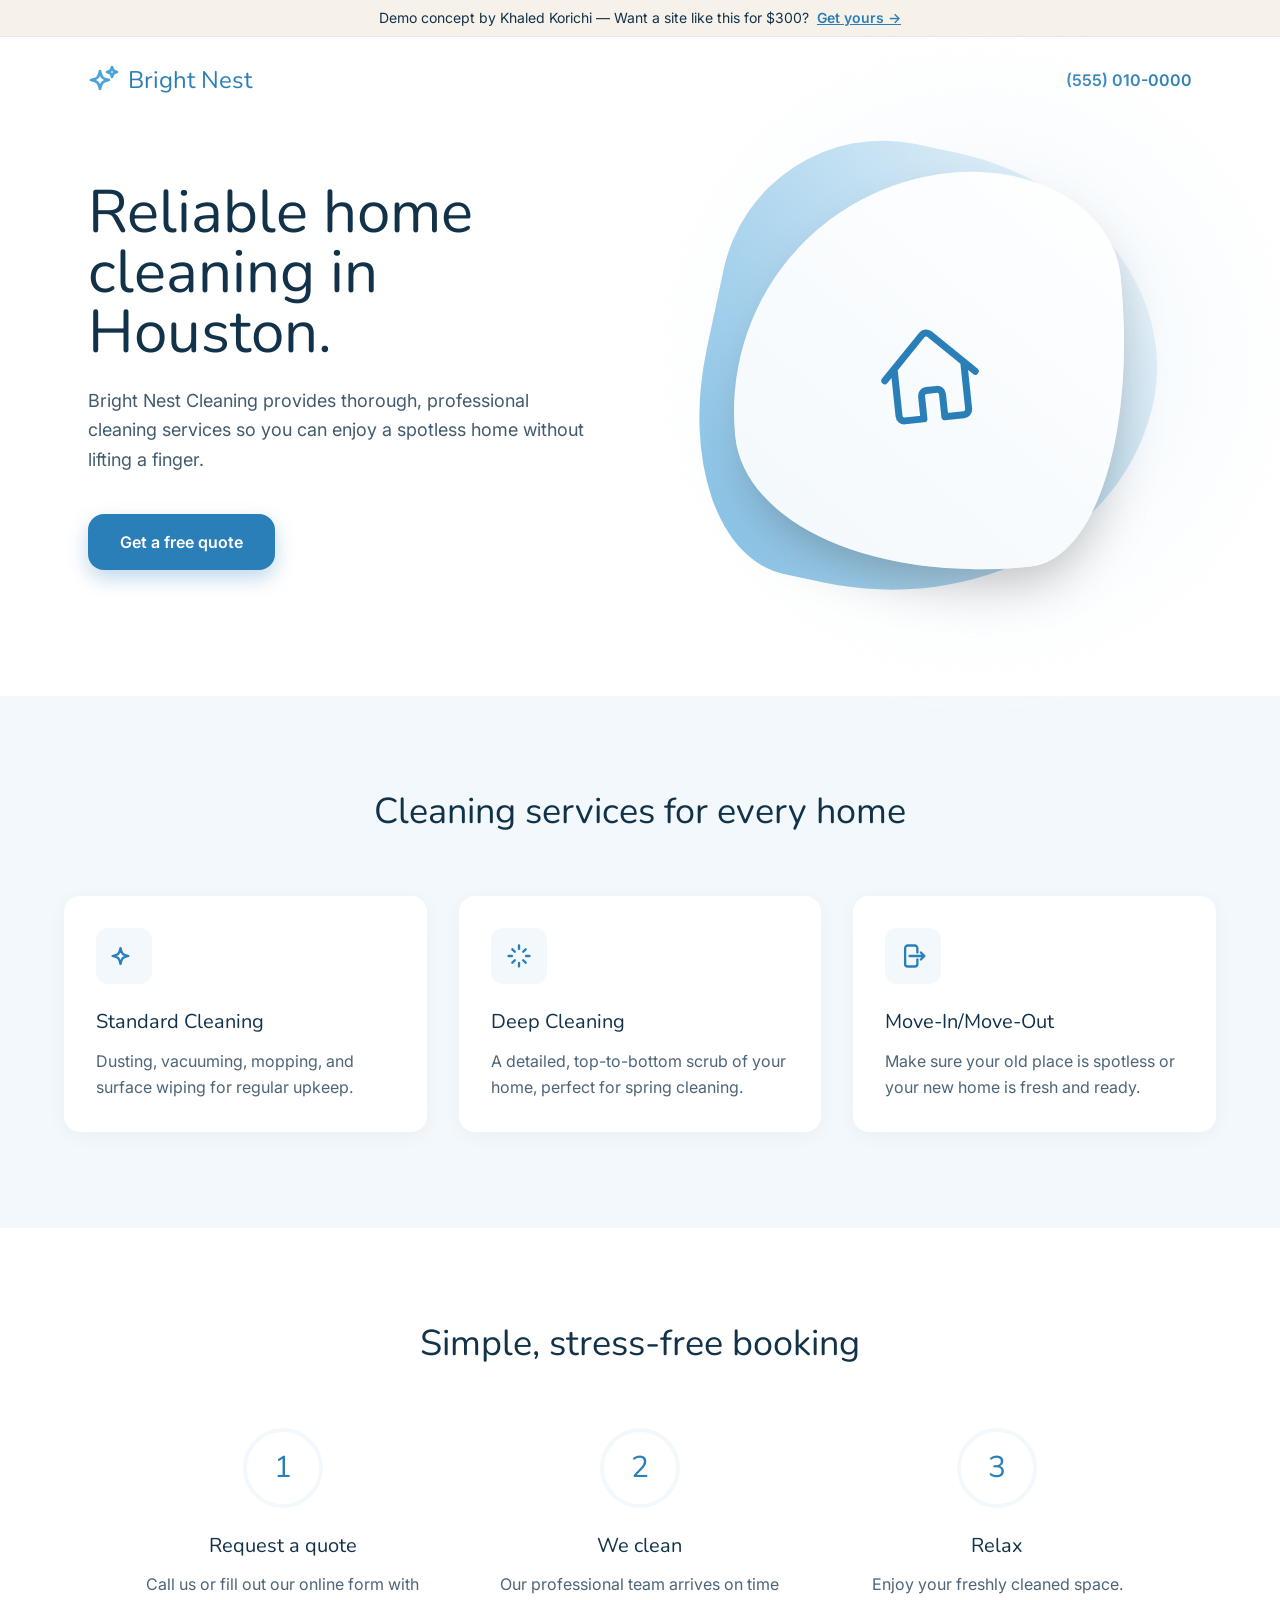
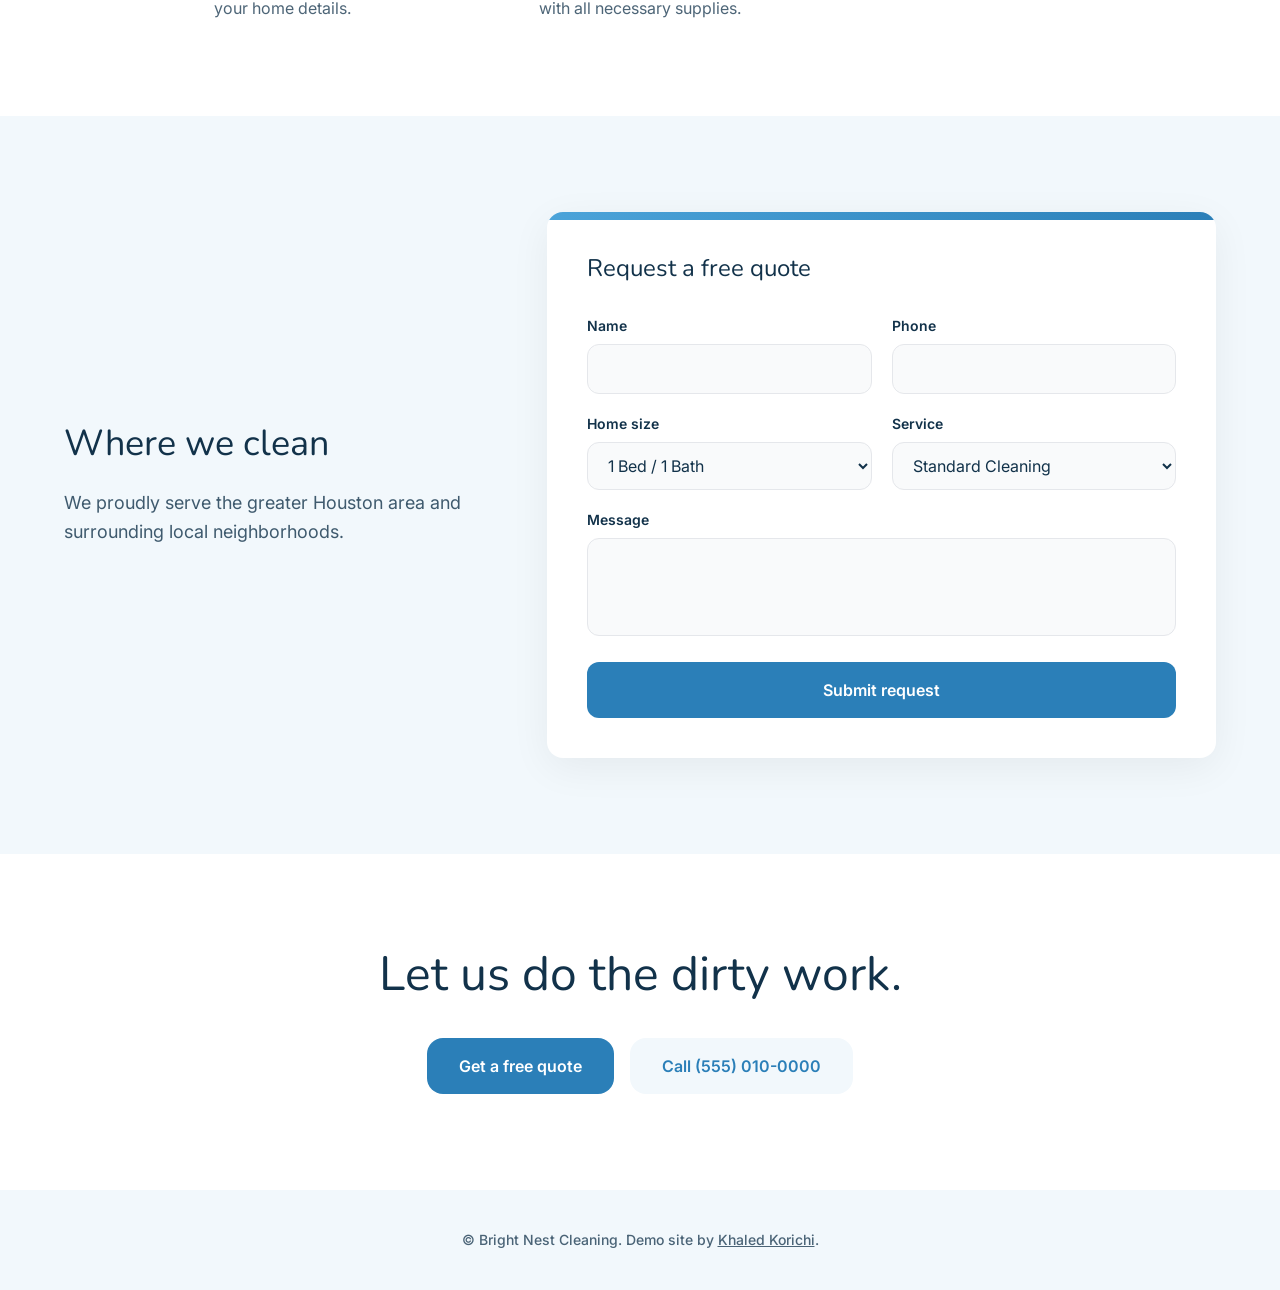
<file: demos/cleaning.html>
<!DOCTYPE html>
<html lang="en" class="scroll-smooth">
<head>
<meta charset="UTF-8">
<meta name="viewport" content="width=device-width, initial-scale=1.0">
<meta name="robots" content="noindex">
<title>Bright Nest Cleaning — Demo site</title>
<link rel="preconnect" href="https://fonts.googleapis.com">
<link rel="preconnect" href="https://fonts.gstatic.com" crossorigin>
<link href="https://fonts.googleapis.com/css2?family=Inter:wght@400;500;600&family=Nunito:wght@800&display=swap" rel="stylesheet">
<link rel="stylesheet" href="../assets/cleaning.css">
<style>
.blob-1{border-radius:40% 60% 70% 30%/40% 50% 60% 50%}
.blob-2{border-radius:60% 40% 30% 70%/60% 30% 70% 40%}
.field{width:100%;padding:.75rem 1rem;border-radius:.75rem;border:1px solid #e5e7eb;background:#f9fafb;color:#12324A}
.field:focus{outline:none;background:#fff;border-color:#2B7FB8;box-shadow:0 0 0 3px rgba(43,127,184,.2)}
</style>
</head>
<body class="bg-white text-navy font-sans antialiased overflow-x-hidden pt-14 sm:pt-10">

<div class="fixed top-0 inset-x-0 z-50 bg-ribbon text-navy text-xs sm:text-sm py-2 px-4 text-center border-b border-gray-200">
  Demo concept by Khaled Korichi — Want a site like this for $300?
  <a href="../index.html#contact" class="font-semibold text-skydark underline ml-1 whitespace-nowrap">Get yours &rarr;</a>
</div>

<header class="max-w-6xl mx-auto px-4 sm:px-6 py-6 flex justify-between items-center">
  <p class="font-heading text-2xl text-skydark flex items-center gap-2">
    <svg class="w-8 h-8 text-sky" fill="none" stroke="currentColor" stroke-width="2" viewBox="0 0 24 24" aria-hidden="true"><path stroke-linecap="round" stroke-linejoin="round" d="M9.8 15.9L9 18.75l-.8-2.85a4.5 4.5 0 00-3.1-3.09L2.25 12l2.85-.81a4.5 4.5 0 003.09-3.09L9 5.25l.81 2.85a4.5 4.5 0 003.09 3.09l2.85.81-2.85.81a4.5 4.5 0 00-3.09 3.09zM18.26 8.72L18 9.75l-.26-1.03a3.38 3.38 0 00-2.45-2.46L14.25 6l1.04-.26a3.38 3.38 0 002.45-2.45L18 2.25l.26 1.04a3.38 3.38 0 002.46 2.45L21.75 6l-1.03.26a3.38 3.38 0 00-2.46 2.46z"/></svg>
    Bright Nest
  </p>
  <a href="tel:+15550100000" class="font-semibold text-skydark hover:text-sky">(555) 010-0000</a>
</header>

<main>
  <section class="relative pt-8 pb-24 px-4 sm:px-6 max-w-6xl mx-auto flex flex-col lg:flex-row items-center gap-14 overflow-hidden lg:overflow-visible">
    <div class="absolute top-0 right-0 w-72 h-72 sm:w-[30rem] sm:h-[30rem] bg-ice rounded-full blur-3xl opacity-70" aria-hidden="true"></div>
    <div class="relative w-full lg:w-1/2 text-center lg:text-left">
      <h1 class="font-heading text-4xl sm:text-5xl md:text-6xl leading-tight mb-6">Reliable home cleaning in Houston.</h1>
      <p class="text-lg text-navy/80 mb-10 leading-relaxed max-w-lg mx-auto lg:mx-0">Bright Nest Cleaning provides thorough, professional cleaning services so you can enjoy a spotless home without lifting a finger.</p>
      <a href="#quote" class="inline-flex px-8 py-4 font-semibold text-white bg-skydark rounded-2xl shadow-[0_8px_20px_rgba(43,127,184,0.3)] hover:bg-[#236a9a] hover:-translate-y-0.5 transition">Get a free quote</a>
    </div>
    <div class="relative w-full lg:w-1/2 flex justify-center" aria-hidden="true">
      <div class="relative w-64 sm:w-full max-w-md aspect-square">
        <div class="absolute inset-0 bg-gradient-to-tr from-sky to-ice blob-1 opacity-70 rotate-12"></div>
        <div class="absolute inset-6 bg-gradient-to-bl from-white to-ice blob-2 shadow-2xl flex items-center justify-center -rotate-6">
          <svg class="w-28 h-28 text-skydark" fill="none" stroke="currentColor" stroke-width="1.5" viewBox="0 0 24 24"><path stroke-linecap="round" stroke-linejoin="round" d="M2.25 12l8.95-8.95a1.13 1.13 0 011.6 0L21.75 12M4.5 9.75v10.13c0 .62.5 1.12 1.13 1.12H9.75v-4.87c0-.62.5-1.13 1.13-1.13h2.25c.62 0 1.12.5 1.12 1.13V21h4.13c.62 0 1.12-.5 1.12-1.12V9.75"/></svg>
        </div>
      </div>
    </div>
  </section>

  <section class="py-24 bg-ice px-4 sm:px-6">
    <div class="max-w-6xl mx-auto">
      <h2 class="font-heading text-3xl sm:text-4xl text-center mb-16">Cleaning services for every home</h2>
      <div class="grid md:grid-cols-3 gap-8">
        <div class="bg-white p-8 rounded-2xl shadow-[0_4px_20px_rgba(0,0,0,0.04)]"><div class="w-14 h-14 bg-ice rounded-xl flex items-center justify-center mb-6 text-skydark"><svg class="w-7 h-7" fill="none" stroke="currentColor" stroke-width="2" viewBox="0 0 24 24" aria-hidden="true"><path stroke-linecap="round" stroke-linejoin="round" d="M9.8 15.9L9 18.75l-.8-2.85a4.5 4.5 0 00-3.1-3.09L2.25 12l2.85-.81a4.5 4.5 0 003.09-3.09L9 5.25l.81 2.85a4.5 4.5 0 003.09 3.09l2.85.81-2.85.81a4.5 4.5 0 00-3.09 3.09z"/></svg></div><h3 class="font-heading text-xl mb-3">Standard Cleaning</h3><p class="text-navy/75 leading-relaxed">Dusting, vacuuming, mopping, and surface wiping for regular upkeep.</p></div>
        <div class="bg-white p-8 rounded-2xl shadow-[0_4px_20px_rgba(0,0,0,0.04)]"><div class="w-14 h-14 bg-ice rounded-xl flex items-center justify-center mb-6 text-skydark"><svg class="w-7 h-7" fill="none" stroke="currentColor" stroke-width="2" viewBox="0 0 24 24" aria-hidden="true"><path stroke-linecap="round" stroke-linejoin="round" d="M12 3v3m0 12v3M3 12h3m12 0h3M6.3 6.3l2.1 2.1m7.2 7.2l2.1 2.1m0-11.4l-2.1 2.1m-7.2 7.2l-2.1 2.1"/></svg></div><h3 class="font-heading text-xl mb-3">Deep Cleaning</h3><p class="text-navy/75 leading-relaxed">A detailed, top-to-bottom scrub of your home, perfect for spring cleaning.</p></div>
        <div class="bg-white p-8 rounded-2xl shadow-[0_4px_20px_rgba(0,0,0,0.04)]"><div class="w-14 h-14 bg-ice rounded-xl flex items-center justify-center mb-6 text-skydark"><svg class="w-7 h-7" fill="none" stroke="currentColor" stroke-width="2" viewBox="0 0 24 24" aria-hidden="true"><path stroke-linecap="round" stroke-linejoin="round" d="M15.75 9V5.25A2.25 2.25 0 0013.5 3h-6a2.25 2.25 0 00-2.25 2.25v13.5A2.25 2.25 0 007.5 21h6a2.25 2.25 0 002.25-2.25V15m3 0l3-3m0 0l-3-3m3 3H9"/></svg></div><h3 class="font-heading text-xl mb-3">Move-In/Move-Out</h3><p class="text-navy/75 leading-relaxed">Make sure your old place is spotless or your new home is fresh and ready.</p></div>
      </div>
    </div>
  </section>

  <section class="py-24 px-4 sm:px-6">
    <div class="max-w-5xl mx-auto">
      <h2 class="font-heading text-3xl sm:text-4xl text-center mb-16">Simple, stress-free booking</h2>
      <ol class="grid md:grid-cols-3 gap-12 text-center">
        <li><div class="w-20 h-20 mx-auto border-4 border-ice rounded-full flex items-center justify-center mb-6 font-heading text-3xl text-skydark">1</div><h3 class="font-heading text-xl mb-3">Request a quote</h3><p class="text-navy/75">Call us or fill out our online form with your home details.</p></li>
        <li><div class="w-20 h-20 mx-auto border-4 border-ice rounded-full flex items-center justify-center mb-6 font-heading text-3xl text-skydark">2</div><h3 class="font-heading text-xl mb-3">We clean</h3><p class="text-navy/75">Our professional team arrives on time with all necessary supplies.</p></li>
        <li><div class="w-20 h-20 mx-auto border-4 border-ice rounded-full flex items-center justify-center mb-6 font-heading text-3xl text-skydark">3</div><h3 class="font-heading text-xl mb-3">Relax</h3><p class="text-navy/75">Enjoy your freshly cleaned space.</p></li>
      </ol>
    </div>
  </section>

  <section class="py-24 bg-ice px-4 sm:px-6">
    <div class="max-w-6xl mx-auto grid lg:grid-cols-5 gap-14 items-center">
      <div class="lg:col-span-2 text-center lg:text-left">
        <h2 class="font-heading text-3xl sm:text-4xl mb-6">Where we clean</h2>
        <p class="text-lg text-navy/80 leading-relaxed">We proudly serve the greater Houston area and surrounding local neighborhoods.</p>
      </div>
      <form id="quote" class="lg:col-span-3 bg-white p-6 sm:p-10 rounded-2xl shadow-[0_10px_40px_rgba(0,0,0,0.06)] relative overflow-hidden scroll-mt-20" novalidate>
        <div class="absolute top-0 inset-x-0 h-2 bg-gradient-to-r from-sky to-skydark" aria-hidden="true"></div>
        <h3 class="font-heading text-2xl mb-8">Request a free quote</h3>
        <div class="space-y-5">
          <div class="grid sm:grid-cols-2 gap-5">
            <div><label class="block text-sm font-semibold mb-2" for="name">Name</label><input type="text" id="name" autocomplete="name" class="field"></div>
            <div><label class="block text-sm font-semibold mb-2" for="phone">Phone</label><input type="tel" id="phone" autocomplete="tel" class="field"></div>
          </div>
          <div class="grid sm:grid-cols-2 gap-5">
            <div><label class="block text-sm font-semibold mb-2" for="size">Home size</label><select id="size" class="field"><option>1 Bed / 1 Bath</option><option>2 Bed / 1-2 Bath</option><option>3 Bed / 2-3 Bath</option><option>4+ Bed / 3+ Bath</option></select></div>
            <div><label class="block text-sm font-semibold mb-2" for="service">Service</label><select id="service" class="field"><option>Standard Cleaning</option><option>Deep Cleaning</option><option>Move-In/Move-Out</option></select></div>
          </div>
          <div><label class="block text-sm font-semibold mb-2" for="message">Message</label><textarea id="message" rows="3" class="field resize-none"></textarea></div>
          <button type="submit" class="w-full py-4 text-white bg-skydark hover:bg-[#236a9a] font-semibold rounded-xl transition">Submit request</button>
          <p id="formMessage" role="status" class="hidden p-4 bg-ice text-skydark text-sm rounded-xl font-medium text-center">Demo form — on a real site this request goes straight to your inbox.</p>
        </div>
      </form>
    </div>
  </section>

  <section class="py-24 px-4 sm:px-6 text-center">
    <h2 class="font-heading text-4xl sm:text-5xl mb-10">Let us do the dirty work.</h2>
    <div class="flex flex-col sm:flex-row justify-center gap-4">
      <a href="#quote" class="px-8 py-4 text-white bg-skydark rounded-2xl font-semibold hover:bg-[#236a9a] transition">Get a free quote</a>
      <a href="tel:+15550100000" class="px-8 py-4 text-skydark bg-ice rounded-2xl font-semibold hover:bg-[#e3f0f8] transition">Call (555) 010-0000</a>
    </div>
  </section>
</main>

<footer class="bg-ice text-navy/75 py-10 text-center px-4 text-sm font-medium">&copy; Bright Nest Cleaning. Demo site by <a href="../index.html" class="underline">Khaled Korichi</a>.</footer>

<script>
document.getElementById('quote').addEventListener('submit',function(e){e.preventDefault();document.getElementById('formMessage').classList.remove('hidden');this.reset();});
</script>
</body>
</html>
</file>
<file: assets/index.css>
*,:after,:before{--tw-border-spacing-x:0;--tw-border-spacing-y:0;--tw-translate-x:0;--tw-translate-y:0;--tw-rotate:0;--tw-skew-x:0;--tw-skew-y:0;--tw-scale-x:1;--tw-scale-y:1;--tw-pan-x: ;--tw-pan-y: ;--tw-pinch-zoom: ;--tw-scroll-snap-strictness:proximity;--tw-gradient-from-position: ;--tw-gradient-via-position: ;--tw-gradient-to-position: ;--tw-ordinal: ;--tw-slashed-zero: ;--tw-numeric-figure: ;--tw-numeric-spacing: ;--tw-numeric-fraction: ;--tw-ring-inset: ;--tw-ring-offset-width:0px;--tw-ring-offset-color:#fff;--tw-ring-color:rgba(59,130,246,.5);--tw-ring-offset-shadow:0 0 #0000;--tw-ring-shadow:0 0 #0000;--tw-shadow:0 0 #0000;--tw-shadow-colored:0 0 #0000;--tw-blur: ;--tw-brightness: ;--tw-contrast: ;--tw-grayscale: ;--tw-hue-rotate: ;--tw-invert: ;--tw-saturate: ;--tw-sepia: ;--tw-drop-shadow: ;--tw-backdrop-blur: ;--tw-backdrop-brightness: ;--tw-backdrop-contrast: ;--tw-backdrop-grayscale: ;--tw-backdrop-hue-rotate: ;--tw-backdrop-invert: ;--tw-backdrop-opacity: ;--tw-backdrop-saturate: ;--tw-backdrop-sepia: ;--tw-contain-size: ;--tw-contain-layout: ;--tw-contain-paint: ;--tw-contain-style: }::backdrop{--tw-border-spacing-x:0;--tw-border-spacing-y:0;--tw-translate-x:0;--tw-translate-y:0;--tw-rotate:0;--tw-skew-x:0;--tw-skew-y:0;--tw-scale-x:1;--tw-scale-y:1;--tw-pan-x: ;--tw-pan-y: ;--tw-pinch-zoom: ;--tw-scroll-snap-strictness:proximity;--tw-gradient-from-position: ;--tw-gradient-via-position: ;--tw-gradient-to-position: ;--tw-ordinal: ;--tw-slashed-zero: ;--tw-numeric-figure: ;--tw-numeric-spacing: ;--tw-numeric-fraction: ;--tw-ring-inset: ;--tw-ring-offset-width:0px;--tw-ring-offset-color:#fff;--tw-ring-color:rgba(59,130,246,.5);--tw-ring-offset-shadow:0 0 #0000;--tw-ring-shadow:0 0 #0000;--tw-shadow:0 0 #0000;--tw-shadow-colored:0 0 #0000;--tw-blur: ;--tw-brightness: ;--tw-contrast: ;--tw-grayscale: ;--tw-hue-rotate: ;--tw-invert: ;--tw-saturate: ;--tw-sepia: ;--tw-drop-shadow: ;--tw-backdrop-blur: ;--tw-backdrop-brightness: ;--tw-backdrop-contrast: ;--tw-backdrop-grayscale: ;--tw-backdrop-hue-rotate: ;--tw-backdrop-invert: ;--tw-backdrop-opacity: ;--tw-backdrop-saturate: ;--tw-backdrop-sepia: ;--tw-contain-size: ;--tw-contain-layout: ;--tw-contain-paint: ;--tw-contain-style: }/*! tailwindcss v3.4.17 | MIT License | https://tailwindcss.com*/*,:after,:before{border:0 solid #e5e7eb;box-sizing:border-box}:after,:before{--tw-content:""}:host,html{line-height:1.5;-webkit-text-size-adjust:100%;font-family:ui-sans-serif,system-ui,sans-serif,Apple Color Emoji,Segoe UI Emoji,Segoe UI Symbol,Noto Color Emoji;font-feature-settings:normal;font-variation-settings:normal;-moz-tab-size:4;-o-tab-size:4;tab-size:4;-webkit-tap-highlight-color:transparent}body{line-height:inherit;margin:0}hr{border-top-width:1px;color:inherit;height:0}abbr:where([title]){-webkit-text-decoration:underline dotted;text-decoration:underline dotted}h1,h2,h3,h4,h5,h6{font-size:inherit;font-weight:inherit}a{color:inherit;text-decoration:inherit}b,strong{font-weight:bolder}code,kbd,pre,samp{font-family:ui-monospace,SFMono-Regular,Menlo,Monaco,Consolas,Liberation Mono,Courier New,monospace;font-feature-settings:normal;font-size:1em;font-variation-settings:normal}small{font-size:80%}sub,sup{font-size:75%;line-height:0;position:relative;vertical-align:baseline}sub{bottom:-.25em}sup{top:-.5em}table{border-collapse:collapse;border-color:inherit;text-indent:0}button,input,optgroup,select,textarea{color:inherit;font-family:inherit;font-feature-settings:inherit;font-size:100%;font-variation-settings:inherit;font-weight:inherit;letter-spacing:inherit;line-height:inherit;margin:0;padding:0}button,select{text-transform:none}button,input:where([type=button]),input:where([type=reset]),input:where([type=submit]){-webkit-appearance:button;background-color:transparent;background-image:none}:-moz-focusring{outline:auto}:-moz-ui-invalid{box-shadow:none}progress{vertical-align:baseline}::-webkit-inner-spin-button,::-webkit-outer-spin-button{height:auto}[type=search]{-webkit-appearance:textfield;outline-offset:-2px}::-webkit-search-decoration{-webkit-appearance:none}::-webkit-file-upload-button{-webkit-appearance:button;font:inherit}summary{display:list-item}blockquote,dd,dl,figure,h1,h2,h3,h4,h5,h6,hr,p,pre{margin:0}fieldset{margin:0}fieldset,legend{padding:0}menu,ol,ul{list-style:none;margin:0;padding:0}dialog{padding:0}textarea{resize:vertical}input::-moz-placeholder,textarea::-moz-placeholder{color:#9ca3af;opacity:1}input::placeholder,textarea::placeholder{color:#9ca3af;opacity:1}[role=button],button{cursor:pointer}:disabled{cursor:default}audio,canvas,embed,iframe,img,object,svg,video{display:block;vertical-align:middle}img,video{height:auto;max-width:100%}[hidden]:where(:not([hidden=until-found])){display:none}.absolute{position:absolute}.sticky{position:sticky}.top-0{top:0}.z-50{z-index:50}.mx-auto{margin-left:auto;margin-right:auto}.-mr-2{margin-right:-.5rem}.mb-10{margin-bottom:2.5rem}.mb-12{margin-bottom:3rem}.mb-14{margin-bottom:3.5rem}.mb-2{margin-bottom:.5rem}.mb-3{margin-bottom:.75rem}.mb-4{margin-bottom:1rem}.mb-5{margin-bottom:1.25rem}.mb-6{margin-bottom:1.5rem}.mb-8{margin-bottom:2rem}.ml-4{margin-left:1rem}.mt-0\.5{margin-top:.125rem}.mt-2{margin-top:.5rem}.mt-5{margin-top:1.25rem}.flex{display:flex}.inline-flex{display:inline-flex}.grid{display:grid}.hidden{display:none}.h-10{height:2.5rem}.h-12{height:3rem}.h-16{height:4rem}.h-2{height:.5rem}.h-2\.5{height:.625rem}.h-3{height:.75rem}.h-4{height:1rem}.h-48{height:12rem}.h-5{height:1.25rem}.h-6{height:1.5rem}.h-7{height:1.75rem}.h-8{height:2rem}.min-h-screen{min-height:100vh}.w-1\/2{width:50%}.w-10{width:2.5rem}.w-12{width:3rem}.w-16{width:4rem}.w-2\.5{width:.625rem}.w-2\/3{width:66.666667%}.w-20{width:5rem}.w-28{width:7rem}.w-3\/4{width:75%}.w-3\/5{width:60%}.w-32{width:8rem}.w-4{width:1rem}.w-4\/5{width:80%}.w-5{width:1.25rem}.w-5\/6{width:83.333333%}.w-6{width:1.5rem}.w-8{width:2rem}.w-full{width:100%}.max-w-2xl{max-width:42rem}.max-w-3xl{max-width:48rem}.max-w-4xl{max-width:56rem}.max-w-6xl{max-width:72rem}.max-w-xl{max-width:36rem}.flex-1{flex:1 1 0%}.shrink-0{flex-shrink:0}.flex-grow{flex-grow:1}.cursor-pointer{cursor:pointer}.scroll-mt-16{scroll-margin-top:4rem}.flex-col{flex-direction:column}.items-center{align-items:center}.items-stretch{align-items:stretch}.justify-center{justify-content:center}.justify-between{justify-content:space-between}.gap-12{gap:3rem}.gap-2{gap:.5rem}.gap-3{gap:.75rem}.gap-4{gap:1rem}.gap-8{gap:2rem}.gap-x-12{-moz-column-gap:3rem;column-gap:3rem}.gap-y-8{row-gap:2rem}.self-start{align-self:flex-start}.overflow-hidden{overflow:hidden}.scroll-smooth{scroll-behavior:smooth}.break-all{word-break:break-all}.rounded-full{border-radius:9999px}.rounded-md{border-radius:.375rem}.rounded-sm{border-radius:.125rem}.rounded-xl{border-radius:.75rem}.border{border-width:1px}.border-2{border-width:2px}.border-y{border-top-width:1px}.border-b,.border-y{border-bottom-width:1px}.border-t{border-top-width:1px}.border-ink{--tw-border-opacity:1;border-color:rgb(22 19 15/var(--tw-border-opacity,1))}.border-ink\/10{border-color:rgba(22,19,15,.1)}.border-white\/20{border-color:hsla(0,0%,100%,.2)}.border-white\/30{border-color:hsla(0,0%,100%,.3)}.bg-\[\#0E0E0E\]{--tw-bg-opacity:1;background-color:rgb(14 14 14/var(--tw-bg-opacity,1))}.bg-\[\#12324A\]\/20{background-color:rgba(18,50,74,.2)}.bg-\[\#12324A\]\/25{background-color:rgba(18,50,74,.25)}.bg-\[\#12324A\]\/90{background-color:rgba(18,50,74,.9)}.bg-\[\#1C1C1E\]{--tw-bg-opacity:1;background-color:rgb(28 28 30/var(--tw-bg-opacity,1))}.bg-\[\#4BA3D9\]{--tw-bg-opacity:1;background-color:rgb(75 163 217/var(--tw-bg-opacity,1))}.bg-\[\#C9A227\]{--tw-bg-opacity:1;background-color:rgb(201 162 39/var(--tw-bg-opacity,1))}.bg-\[\#F2F8FC\]{--tw-bg-opacity:1;background-color:rgb(242 248 252/var(--tw-bg-opacity,1))}.bg-\[\#FFC400\]{--tw-bg-opacity:1;background-color:rgb(255 196 0/var(--tw-bg-opacity,1))}.bg-accent{--tw-bg-opacity:1;background-color:rgb(31 81 53/var(--tw-bg-opacity,1))}.bg-accent\/10{background-color:rgba(31,81,53,.1)}.bg-amber-400{--tw-bg-opacity:1;background-color:rgb(251 191 36/var(--tw-bg-opacity,1))}.bg-green-400{--tw-bg-opacity:1;background-color:rgb(74 222 128/var(--tw-bg-opacity,1))}.bg-ink{--tw-bg-opacity:1;background-color:rgb(22 19 15/var(--tw-bg-opacity,1))}.bg-neutral-100{--tw-bg-opacity:1;background-color:rgb(245 245 245/var(--tw-bg-opacity,1))}.bg-paper{--tw-bg-opacity:1;background-color:rgb(246 242 234/var(--tw-bg-opacity,1))}.bg-paper\/90{background-color:hsla(40,40%,94%,.9)}.bg-red-400{--tw-bg-opacity:1;background-color:rgb(248 113 113/var(--tw-bg-opacity,1))}.bg-white{--tw-bg-opacity:1;background-color:rgb(255 255 255/var(--tw-bg-opacity,1))}.bg-white\/20{background-color:hsla(0,0%,100%,.2)}.bg-white\/30{background-color:hsla(0,0%,100%,.3)}.bg-white\/90{background-color:hsla(0,0%,100%,.9)}.p-1\.5{padding:.375rem}.p-2{padding:.5rem}.p-6{padding:1.5rem}.px-10{padding-left:2.5rem;padding-right:2.5rem}.px-3{padding-left:.75rem;padding-right:.75rem}.px-4{padding-left:1rem;padding-right:1rem}.px-5{padding-left:1.25rem;padding-right:1.25rem}.px-8{padding-left:2rem;padding-right:2rem}.py-1{padding-bottom:.25rem;padding-top:.25rem}.py-10{padding-bottom:2.5rem;padding-top:2.5rem}.py-2\.5{padding-bottom:.625rem;padding-top:.625rem}.py-20{padding-bottom:5rem;padding-top:5rem}.py-24{padding-bottom:6rem;padding-top:6rem}.py-4{padding-bottom:1rem;padding-top:1rem}.py-5{padding-bottom:1.25rem;padding-top:1.25rem}.py-6{padding-bottom:1.5rem;padding-top:1.5rem}.pb-4{padding-bottom:1rem}.pb-6{padding-bottom:1.5rem}.text-left{text-align:left}.text-center{text-align:center}.font-fraunces{font-family:Fraunces,serif}.text-2xl{font-size:1.5rem;line-height:2rem}.text-4xl{font-size:2.25rem;line-height:2.5rem}.text-7xl{font-size:4.5rem;line-height:1}.text-\[10px\]{font-size:10px}.text-\[2\.6rem\]{font-size:2.6rem}.text-lg{font-size:1.125rem;line-height:1.75rem}.text-sm{font-size:.875rem;line-height:1.25rem}.text-xl{font-size:1.25rem;line-height:1.75rem}.font-light{font-weight:300}.font-medium{font-weight:500}.font-semibold{font-weight:600}.uppercase{text-transform:uppercase}.leading-\[1\.05\]{line-height:1.05}.leading-relaxed{line-height:1.625}.tracking-\[\.2em\]{letter-spacing:.2em}.tracking-tight{letter-spacing:-.025em}.tracking-widest{letter-spacing:.1em}.text-accent{--tw-text-opacity:1;color:rgb(31 81 53/var(--tw-text-opacity,1))}.text-ink\/25{color:rgba(22,19,15,.25)}.text-ink\/60{color:rgba(22,19,15,.6)}.text-ink\/70{color:rgba(22,19,15,.7)}.text-ink\/80{color:rgba(22,19,15,.8)}.text-ink\/85{color:rgba(22,19,15,.85)}.text-ink\/90{color:rgba(22,19,15,.9)}.text-white{--tw-text-opacity:1;color:rgb(255 255 255/var(--tw-text-opacity,1))}.text-white\/70{color:hsla(0,0%,100%,.7)}.antialiased{-webkit-font-smoothing:antialiased;-moz-osx-font-smoothing:grayscale}.shadow-sm{--tw-shadow:0 1px 2px 0 rgba(0,0,0,.05);--tw-shadow-colored:0 1px 2px 0 var(--tw-shadow-color);box-shadow:var(--tw-ring-offset-shadow,0 0 #0000),var(--tw-ring-shadow,0 0 #0000),var(--tw-shadow)}.backdrop-blur-md{--tw-backdrop-blur:blur(12px);-webkit-backdrop-filter:var(--tw-backdrop-blur) var(--tw-backdrop-brightness) var(--tw-backdrop-contrast) var(--tw-backdrop-grayscale) var(--tw-backdrop-hue-rotate) var(--tw-backdrop-invert) var(--tw-backdrop-opacity) var(--tw-backdrop-saturate) var(--tw-backdrop-sepia);backdrop-filter:var(--tw-backdrop-blur) var(--tw-backdrop-brightness) var(--tw-backdrop-contrast) var(--tw-backdrop-grayscale) var(--tw-backdrop-hue-rotate) var(--tw-backdrop-invert) var(--tw-backdrop-opacity) var(--tw-backdrop-saturate) var(--tw-backdrop-sepia)}.transition{transition-duration:.15s;transition-property:color,background-color,border-color,text-decoration-color,fill,stroke,opacity,box-shadow,transform,filter,-webkit-backdrop-filter;transition-property:color,background-color,border-color,text-decoration-color,fill,stroke,opacity,box-shadow,transform,filter,backdrop-filter;transition-property:color,background-color,border-color,text-decoration-color,fill,stroke,opacity,box-shadow,transform,filter,backdrop-filter,-webkit-backdrop-filter;transition-timing-function:cubic-bezier(.4,0,.2,1)}.transition-colors{transition-duration:.15s;transition-property:color,background-color,border-color,text-decoration-color,fill,stroke;transition-timing-function:cubic-bezier(.4,0,.2,1)}.selection\:bg-accent ::-moz-selection{--tw-bg-opacity:1;background-color:rgb(31 81 53/var(--tw-bg-opacity,1))}.selection\:bg-accent ::selection{--tw-bg-opacity:1;background-color:rgb(31 81 53/var(--tw-bg-opacity,1))}.selection\:text-white ::-moz-selection{--tw-text-opacity:1;color:rgb(255 255 255/var(--tw-text-opacity,1))}.selection\:text-white ::selection{--tw-text-opacity:1;color:rgb(255 255 255/var(--tw-text-opacity,1))}.selection\:bg-accent::-moz-selection{--tw-bg-opacity:1;background-color:rgb(31 81 53/var(--tw-bg-opacity,1))}.selection\:bg-accent::selection{--tw-bg-opacity:1;background-color:rgb(31 81 53/var(--tw-bg-opacity,1))}.selection\:text-white::-moz-selection{--tw-text-opacity:1;color:rgb(255 255 255/var(--tw-text-opacity,1))}.selection\:text-white::selection{--tw-text-opacity:1;color:rgb(255 255 255/var(--tw-text-opacity,1))}.hover\:-translate-y-0\.5:hover{--tw-translate-y:-0.125rem;transform:translate(var(--tw-translate-x),var(--tw-translate-y)) rotate(var(--tw-rotate)) skewX(var(--tw-skew-x)) skewY(var(--tw-skew-y)) scaleX(var(--tw-scale-x)) scaleY(var(--tw-scale-y))}.hover\:border-white:hover{--tw-border-opacity:1;border-color:rgb(255 255 255/var(--tw-border-opacity,1))}.hover\:bg-accent-hover:hover{--tw-bg-opacity:1;background-color:rgb(22 60 39/var(--tw-bg-opacity,1))}.hover\:bg-ink:hover{--tw-bg-opacity:1;background-color:rgb(22 19 15/var(--tw-bg-opacity,1))}.hover\:text-accent:hover{--tw-text-opacity:1;color:rgb(31 81 53/var(--tw-text-opacity,1))}.hover\:text-paper:hover{--tw-text-opacity:1;color:rgb(246 242 234/var(--tw-text-opacity,1))}.hover\:shadow-lg:hover{--tw-shadow:0 10px 15px -3px rgba(0,0,0,.1),0 4px 6px -4px rgba(0,0,0,.1);--tw-shadow-colored:0 10px 15px -3px var(--tw-shadow-color),0 4px 6px -4px var(--tw-shadow-color);box-shadow:var(--tw-ring-offset-shadow,0 0 #0000),var(--tw-ring-shadow,0 0 #0000),var(--tw-shadow)}.focus\:outline-none:focus{outline:2px solid transparent;outline-offset:2px}.focus\:ring-2:focus{--tw-ring-offset-shadow:var(--tw-ring-inset) 0 0 0 var(--tw-ring-offset-width) var(--tw-ring-offset-color);--tw-ring-shadow:var(--tw-ring-inset) 0 0 0 calc(2px + var(--tw-ring-offset-width)) var(--tw-ring-color);box-shadow:var(--tw-ring-offset-shadow),var(--tw-ring-shadow),var(--tw-shadow,0 0 #0000)}.focus\:ring-accent:focus{--tw-ring-opacity:1;--tw-ring-color:rgb(31 81 53/var(--tw-ring-opacity,1))}.group:hover .group-hover\:underline{text-decoration-line:underline}@media (min-width:640px){.sm\:grid-cols-2{grid-template-columns:repeat(2,minmax(0,1fr))}.sm\:flex-row{flex-direction:row}.sm\:items-center{align-items:center}.sm\:text-6xl{font-size:3.75rem;line-height:1}}@media (min-width:768px){.md\:flex{display:flex}.md\:inline-flex{display:inline-flex}.md\:hidden{display:none}.md\:grid-cols-3{grid-template-columns:repeat(3,minmax(0,1fr))}.md\:gap-8{gap:2rem}.md\:px-6{padding-left:1.5rem;padding-right:1.5rem}.md\:py-24{padding-bottom:6rem;padding-top:6rem}.md\:py-28{padding-bottom:7rem;padding-top:7rem}.md\:py-32{padding-bottom:8rem;padding-top:8rem}.md\:text-2xl{font-size:1.5rem;line-height:2rem}.md\:text-5xl{font-size:3rem;line-height:1}.md\:text-6xl{font-size:3.75rem;line-height:1}.md\:text-8xl{font-size:6rem;line-height:1}.md\:text-\[5\.5rem\]{font-size:5.5rem}}
</file>
<file: assets/auto.css>
*,:after,:before{--tw-border-spacing-x:0;--tw-border-spacing-y:0;--tw-translate-x:0;--tw-translate-y:0;--tw-rotate:0;--tw-skew-x:0;--tw-skew-y:0;--tw-scale-x:1;--tw-scale-y:1;--tw-pan-x: ;--tw-pan-y: ;--tw-pinch-zoom: ;--tw-scroll-snap-strictness:proximity;--tw-gradient-from-position: ;--tw-gradient-via-position: ;--tw-gradient-to-position: ;--tw-ordinal: ;--tw-slashed-zero: ;--tw-numeric-figure: ;--tw-numeric-spacing: ;--tw-numeric-fraction: ;--tw-ring-inset: ;--tw-ring-offset-width:0px;--tw-ring-offset-color:#fff;--tw-ring-color:rgba(59,130,246,.5);--tw-ring-offset-shadow:0 0 #0000;--tw-ring-shadow:0 0 #0000;--tw-shadow:0 0 #0000;--tw-shadow-colored:0 0 #0000;--tw-blur: ;--tw-brightness: ;--tw-contrast: ;--tw-grayscale: ;--tw-hue-rotate: ;--tw-invert: ;--tw-saturate: ;--tw-sepia: ;--tw-drop-shadow: ;--tw-backdrop-blur: ;--tw-backdrop-brightness: ;--tw-backdrop-contrast: ;--tw-backdrop-grayscale: ;--tw-backdrop-hue-rotate: ;--tw-backdrop-invert: ;--tw-backdrop-opacity: ;--tw-backdrop-saturate: ;--tw-backdrop-sepia: ;--tw-contain-size: ;--tw-contain-layout: ;--tw-contain-paint: ;--tw-contain-style: }::backdrop{--tw-border-spacing-x:0;--tw-border-spacing-y:0;--tw-translate-x:0;--tw-translate-y:0;--tw-rotate:0;--tw-skew-x:0;--tw-skew-y:0;--tw-scale-x:1;--tw-scale-y:1;--tw-pan-x: ;--tw-pan-y: ;--tw-pinch-zoom: ;--tw-scroll-snap-strictness:proximity;--tw-gradient-from-position: ;--tw-gradient-via-position: ;--tw-gradient-to-position: ;--tw-ordinal: ;--tw-slashed-zero: ;--tw-numeric-figure: ;--tw-numeric-spacing: ;--tw-numeric-fraction: ;--tw-ring-inset: ;--tw-ring-offset-width:0px;--tw-ring-offset-color:#fff;--tw-ring-color:rgba(59,130,246,.5);--tw-ring-offset-shadow:0 0 #0000;--tw-ring-shadow:0 0 #0000;--tw-shadow:0 0 #0000;--tw-shadow-colored:0 0 #0000;--tw-blur: ;--tw-brightness: ;--tw-contrast: ;--tw-grayscale: ;--tw-hue-rotate: ;--tw-invert: ;--tw-saturate: ;--tw-sepia: ;--tw-drop-shadow: ;--tw-backdrop-blur: ;--tw-backdrop-brightness: ;--tw-backdrop-contrast: ;--tw-backdrop-grayscale: ;--tw-backdrop-hue-rotate: ;--tw-backdrop-invert: ;--tw-backdrop-opacity: ;--tw-backdrop-saturate: ;--tw-backdrop-sepia: ;--tw-contain-size: ;--tw-contain-layout: ;--tw-contain-paint: ;--tw-contain-style: }/*! tailwindcss v3.4.17 | MIT License | https://tailwindcss.com*/*,:after,:before{border:0 solid #e5e7eb;box-sizing:border-box}:after,:before{--tw-content:""}:host,html{line-height:1.5;-webkit-text-size-adjust:100%;font-family:Inter,sans-serif;font-feature-settings:normal;font-variation-settings:normal;-moz-tab-size:4;-o-tab-size:4;tab-size:4;-webkit-tap-highlight-color:transparent}body{line-height:inherit;margin:0}hr{border-top-width:1px;color:inherit;height:0}abbr:where([title]){-webkit-text-decoration:underline dotted;text-decoration:underline dotted}h1,h2,h3,h4,h5,h6{font-size:inherit;font-weight:inherit}a{color:inherit;text-decoration:inherit}b,strong{font-weight:bolder}code,kbd,pre,samp{font-family:ui-monospace,SFMono-Regular,Menlo,Monaco,Consolas,Liberation Mono,Courier New,monospace;font-feature-settings:normal;font-size:1em;font-variation-settings:normal}small{font-size:80%}sub,sup{font-size:75%;line-height:0;position:relative;vertical-align:baseline}sub{bottom:-.25em}sup{top:-.5em}table{border-collapse:collapse;border-color:inherit;text-indent:0}button,input,optgroup,select,textarea{color:inherit;font-family:inherit;font-feature-settings:inherit;font-size:100%;font-variation-settings:inherit;font-weight:inherit;letter-spacing:inherit;line-height:inherit;margin:0;padding:0}button,select{text-transform:none}button,input:where([type=button]),input:where([type=reset]),input:where([type=submit]){-webkit-appearance:button;background-color:transparent;background-image:none}:-moz-focusring{outline:auto}:-moz-ui-invalid{box-shadow:none}progress{vertical-align:baseline}::-webkit-inner-spin-button,::-webkit-outer-spin-button{height:auto}[type=search]{-webkit-appearance:textfield;outline-offset:-2px}::-webkit-search-decoration{-webkit-appearance:none}::-webkit-file-upload-button{-webkit-appearance:button;font:inherit}summary{display:list-item}blockquote,dd,dl,figure,h1,h2,h3,h4,h5,h6,hr,p,pre{margin:0}fieldset{margin:0}fieldset,legend{padding:0}menu,ol,ul{list-style:none;margin:0;padding:0}dialog{padding:0}textarea{resize:vertical}input::-moz-placeholder,textarea::-moz-placeholder{color:#9ca3af;opacity:1}input::placeholder,textarea::placeholder{color:#9ca3af;opacity:1}[role=button],button{cursor:pointer}:disabled{cursor:default}audio,canvas,embed,iframe,img,object,svg,video{display:block;vertical-align:middle}img,video{height:auto;max-width:100%}[hidden]:where(:not([hidden=until-found])){display:none}.fixed{position:fixed}.inset-x-0{left:0;right:0}.bottom-0{bottom:0}.top-0{top:0}.z-40{z-index:40}.z-50{z-index:50}.mx-auto{margin-left:auto;margin-right:auto}.my-8{margin-bottom:2rem;margin-top:2rem}.mb-10{margin-bottom:2.5rem}.mb-12{margin-bottom:3rem}.mb-2{margin-bottom:.5rem}.mb-6{margin-bottom:1.5rem}.mb-8{margin-bottom:2rem}.ml-1{margin-left:.25rem}.mt-1{margin-top:.25rem}.block{display:block}.flex{display:flex}.grid{display:grid}.hidden{display:none}.h-8{height:2rem}.w-8{width:2rem}.max-w-3xl{max-width:48rem}.max-w-4xl{max-width:56rem}.max-w-7xl{max-width:80rem}.shrink-0{flex-shrink:0}.items-center{align-items:center}.justify-between{justify-content:space-between}.gap-16{gap:4rem}.gap-4{gap:1rem}.gap-6{gap:1.5rem}.space-y-10>:not([hidden])~:not([hidden]){--tw-space-y-reverse:0;margin-bottom:calc(2.5rem*var(--tw-space-y-reverse));margin-top:calc(2.5rem*(1 - var(--tw-space-y-reverse)))}.space-y-4>:not([hidden])~:not([hidden]){--tw-space-y-reverse:0;margin-bottom:calc(1rem*var(--tw-space-y-reverse));margin-top:calc(1rem*(1 - var(--tw-space-y-reverse)))}.scroll-smooth{scroll-behavior:smooth}.whitespace-nowrap{white-space:nowrap}.break-words{overflow-wrap:break-word}.border{border-width:1px}.border-b{border-bottom-width:1px}.border-l-8{border-left-width:8px}.border-acc{--tw-border-opacity:1;border-color:rgb(255 196 0/var(--tw-border-opacity,1))}.border-gray-800{--tw-border-opacity:1;border-color:rgb(31 41 55/var(--tw-border-opacity,1))}.bg-\[\#050505\]{--tw-bg-opacity:1;background-color:rgb(5 5 5/var(--tw-bg-opacity,1))}.bg-acc{--tw-bg-opacity:1;background-color:rgb(255 196 0/var(--tw-bg-opacity,1))}.bg-ribbon{--tw-bg-opacity:1;background-color:rgb(246 242 234/var(--tw-bg-opacity,1))}.bg-surf{--tw-bg-opacity:1;background-color:rgb(26 26 26/var(--tw-bg-opacity,1))}.p-8{padding:2rem}.px-4{padding-left:1rem;padding-right:1rem}.px-6{padding-left:1.5rem;padding-right:1.5rem}.px-8{padding-left:2rem;padding-right:2rem}.py-12{padding-bottom:3rem;padding-top:3rem}.py-16{padding-bottom:4rem;padding-top:4rem}.py-2{padding-bottom:.5rem;padding-top:.5rem}.py-3{padding-bottom:.75rem;padding-top:.75rem}.py-4{padding-bottom:1rem;padding-top:1rem}.py-6{padding-bottom:1.5rem;padding-top:1.5rem}.py-8{padding-bottom:2rem;padding-top:2rem}.pb-16{padding-bottom:4rem}.pb-3{padding-bottom:.75rem}.pl-4{padding-left:1rem}.pt-14{padding-top:3.5rem}.text-center{text-align:center}.font-display{font-family:Archivo Black,sans-serif}.font-sans{font-family:Inter,sans-serif}.text-2xl{font-size:1.5rem;line-height:2rem}.text-4xl{font-size:2.25rem;line-height:2.5rem}.text-lg{font-size:1.125rem;line-height:1.75rem}.text-sm{font-size:.875rem;line-height:1.25rem}.text-xl{font-size:1.25rem;line-height:1.75rem}.text-xs{font-size:.75rem;line-height:1rem}.font-bold{font-weight:700}.font-medium{font-weight:500}.uppercase{text-transform:uppercase}.leading-\[0\.95\]{line-height:.95}.leading-relaxed{line-height:1.625}.leading-tight{line-height:1.25}.tracking-tighter{letter-spacing:-.05em}.tracking-widest{letter-spacing:.1em}.text-\[\#1a1a1a\]{--tw-text-opacity:1;color:rgb(26 26 26/var(--tw-text-opacity,1))}.text-acc{--tw-text-opacity:1;color:rgb(255 196 0/var(--tw-text-opacity,1))}.text-black{--tw-text-opacity:1;color:rgb(0 0 0/var(--tw-text-opacity,1))}.text-blue-800{--tw-text-opacity:1;color:rgb(30 64 175/var(--tw-text-opacity,1))}.text-gray-300{--tw-text-opacity:1;color:rgb(209 213 219/var(--tw-text-opacity,1))}.text-gray-400{--tw-text-opacity:1;color:rgb(156 163 175/var(--tw-text-opacity,1))}.text-txt{--tw-text-opacity:1;color:rgb(245 245 245/var(--tw-text-opacity,1))}.underline{text-decoration-line:underline}.antialiased{-webkit-font-smoothing:antialiased;-moz-osx-font-smoothing:grayscale}.shadow-md{--tw-shadow:0 4px 6px -1px rgba(0,0,0,.1),0 2px 4px -2px rgba(0,0,0,.1);--tw-shadow-colored:0 4px 6px -1px var(--tw-shadow-color),0 2px 4px -2px var(--tw-shadow-color);box-shadow:var(--tw-ring-offset-shadow,0 0 #0000),var(--tw-ring-shadow,0 0 #0000),var(--tw-shadow)}.transition{transition-duration:.15s;transition-property:color,background-color,border-color,text-decoration-color,fill,stroke,opacity,box-shadow,transform,filter,-webkit-backdrop-filter;transition-property:color,background-color,border-color,text-decoration-color,fill,stroke,opacity,box-shadow,transform,filter,backdrop-filter;transition-property:color,background-color,border-color,text-decoration-color,fill,stroke,opacity,box-shadow,transform,filter,backdrop-filter,-webkit-backdrop-filter;transition-timing-function:cubic-bezier(.4,0,.2,1)}.transition-colors{transition-duration:.15s;transition-property:color,background-color,border-color,text-decoration-color,fill,stroke;transition-timing-function:cubic-bezier(.4,0,.2,1)}.hover\:bg-yellow-300:hover{--tw-bg-opacity:1;background-color:rgb(253 224 71/var(--tw-bg-opacity,1))}@media (min-width:640px){.sm\:inline-block{display:inline-block}.sm\:hidden{display:none}.sm\:pb-0{padding-bottom:0}.sm\:pt-10{padding-top:2.5rem}.sm\:text-6xl{font-size:3.75rem;line-height:1}.sm\:text-sm{font-size:.875rem;line-height:1.25rem}}@media (min-width:768px){.md\:inline-block{display:inline-block}.md\:grid-cols-2{grid-template-columns:repeat(2,minmax(0,1fr))}.md\:gap-6{gap:1.5rem}.md\:px-8{padding-left:2rem;padding-right:2rem}.md\:py-24{padding-bottom:6rem;padding-top:6rem}.md\:text-2xl{font-size:1.5rem;line-height:2rem}.md\:text-3xl{font-size:1.875rem;line-height:2.25rem}.md\:text-5xl{font-size:3rem;line-height:1}}@media (min-width:1024px){.lg\:grid-cols-2{grid-template-columns:repeat(2,minmax(0,1fr))}.lg\:grid-cols-3{grid-template-columns:repeat(3,minmax(0,1fr))}.lg\:text-8xl{font-size:6rem;line-height:1}}
</file>
<file: assets/barber.css>
*,:after,:before{--tw-border-spacing-x:0;--tw-border-spacing-y:0;--tw-translate-x:0;--tw-translate-y:0;--tw-rotate:0;--tw-skew-x:0;--tw-skew-y:0;--tw-scale-x:1;--tw-scale-y:1;--tw-pan-x: ;--tw-pan-y: ;--tw-pinch-zoom: ;--tw-scroll-snap-strictness:proximity;--tw-gradient-from-position: ;--tw-gradient-via-position: ;--tw-gradient-to-position: ;--tw-ordinal: ;--tw-slashed-zero: ;--tw-numeric-figure: ;--tw-numeric-spacing: ;--tw-numeric-fraction: ;--tw-ring-inset: ;--tw-ring-offset-width:0px;--tw-ring-offset-color:#fff;--tw-ring-color:rgba(59,130,246,.5);--tw-ring-offset-shadow:0 0 #0000;--tw-ring-shadow:0 0 #0000;--tw-shadow:0 0 #0000;--tw-shadow-colored:0 0 #0000;--tw-blur: ;--tw-brightness: ;--tw-contrast: ;--tw-grayscale: ;--tw-hue-rotate: ;--tw-invert: ;--tw-saturate: ;--tw-sepia: ;--tw-drop-shadow: ;--tw-backdrop-blur: ;--tw-backdrop-brightness: ;--tw-backdrop-contrast: ;--tw-backdrop-grayscale: ;--tw-backdrop-hue-rotate: ;--tw-backdrop-invert: ;--tw-backdrop-opacity: ;--tw-backdrop-saturate: ;--tw-backdrop-sepia: ;--tw-contain-size: ;--tw-contain-layout: ;--tw-contain-paint: ;--tw-contain-style: }::backdrop{--tw-border-spacing-x:0;--tw-border-spacing-y:0;--tw-translate-x:0;--tw-translate-y:0;--tw-rotate:0;--tw-skew-x:0;--tw-skew-y:0;--tw-scale-x:1;--tw-scale-y:1;--tw-pan-x: ;--tw-pan-y: ;--tw-pinch-zoom: ;--tw-scroll-snap-strictness:proximity;--tw-gradient-from-position: ;--tw-gradient-via-position: ;--tw-gradient-to-position: ;--tw-ordinal: ;--tw-slashed-zero: ;--tw-numeric-figure: ;--tw-numeric-spacing: ;--tw-numeric-fraction: ;--tw-ring-inset: ;--tw-ring-offset-width:0px;--tw-ring-offset-color:#fff;--tw-ring-color:rgba(59,130,246,.5);--tw-ring-offset-shadow:0 0 #0000;--tw-ring-shadow:0 0 #0000;--tw-shadow:0 0 #0000;--tw-shadow-colored:0 0 #0000;--tw-blur: ;--tw-brightness: ;--tw-contrast: ;--tw-grayscale: ;--tw-hue-rotate: ;--tw-invert: ;--tw-saturate: ;--tw-sepia: ;--tw-drop-shadow: ;--tw-backdrop-blur: ;--tw-backdrop-brightness: ;--tw-backdrop-contrast: ;--tw-backdrop-grayscale: ;--tw-backdrop-hue-rotate: ;--tw-backdrop-invert: ;--tw-backdrop-opacity: ;--tw-backdrop-saturate: ;--tw-backdrop-sepia: ;--tw-contain-size: ;--tw-contain-layout: ;--tw-contain-paint: ;--tw-contain-style: }/*! tailwindcss v3.4.17 | MIT License | https://tailwindcss.com*/*,:after,:before{border:0 solid #e5e7eb;box-sizing:border-box}:after,:before{--tw-content:""}:host,html{line-height:1.5;-webkit-text-size-adjust:100%;font-family:Inter,sans-serif;font-feature-settings:normal;font-variation-settings:normal;-moz-tab-size:4;-o-tab-size:4;tab-size:4;-webkit-tap-highlight-color:transparent}body{line-height:inherit;margin:0}hr{border-top-width:1px;color:inherit;height:0}abbr:where([title]){-webkit-text-decoration:underline dotted;text-decoration:underline dotted}h1,h2,h3,h4,h5,h6{font-size:inherit;font-weight:inherit}a{color:inherit;text-decoration:inherit}b,strong{font-weight:bolder}code,kbd,pre,samp{font-family:ui-monospace,SFMono-Regular,Menlo,Monaco,Consolas,Liberation Mono,Courier New,monospace;font-feature-settings:normal;font-size:1em;font-variation-settings:normal}small{font-size:80%}sub,sup{font-size:75%;line-height:0;position:relative;vertical-align:baseline}sub{bottom:-.25em}sup{top:-.5em}table{border-collapse:collapse;border-color:inherit;text-indent:0}button,input,optgroup,select,textarea{color:inherit;font-family:inherit;font-feature-settings:inherit;font-size:100%;font-variation-settings:inherit;font-weight:inherit;letter-spacing:inherit;line-height:inherit;margin:0;padding:0}button,select{text-transform:none}button,input:where([type=button]),input:where([type=reset]),input:where([type=submit]){-webkit-appearance:button;background-color:transparent;background-image:none}:-moz-focusring{outline:auto}:-moz-ui-invalid{box-shadow:none}progress{vertical-align:baseline}::-webkit-inner-spin-button,::-webkit-outer-spin-button{height:auto}[type=search]{-webkit-appearance:textfield;outline-offset:-2px}::-webkit-search-decoration{-webkit-appearance:none}::-webkit-file-upload-button{-webkit-appearance:button;font:inherit}summary{display:list-item}blockquote,dd,dl,figure,h1,h2,h3,h4,h5,h6,hr,p,pre{margin:0}fieldset{margin:0}fieldset,legend{padding:0}menu,ol,ul{list-style:none;margin:0;padding:0}dialog{padding:0}textarea{resize:vertical}input::-moz-placeholder,textarea::-moz-placeholder{color:#9ca3af;opacity:1}input::placeholder,textarea::placeholder{color:#9ca3af;opacity:1}[role=button],button{cursor:pointer}:disabled{cursor:default}audio,canvas,embed,iframe,img,object,svg,video{display:block;vertical-align:middle}img,video{height:auto;max-width:100%}[hidden]:where(:not([hidden=until-found])){display:none}.fixed{position:fixed}.absolute{position:absolute}.relative{position:relative}.inset-0{inset:0}.inset-x-0{left:0;right:0}.bottom-0{bottom:0}.top-0{top:0}.z-40{z-index:40}.z-50{z-index:50}.mx-3{margin-left:.75rem;margin-right:.75rem}.mx-auto{margin-left:auto;margin-right:auto}.mb-1\.5{margin-bottom:.375rem}.mb-10{margin-bottom:2.5rem}.mb-12{margin-bottom:3rem}.mb-6{margin-bottom:1.5rem}.mb-8{margin-bottom:2rem}.ml-1{margin-left:.25rem}.inline-block{display:inline-block}.flex{display:flex}.grid{display:grid}.h-5{height:1.25rem}.h-56{height:14rem}.h-7{height:1.75rem}.h-8{height:2rem}.w-5{width:1.25rem}.w-7{width:1.75rem}.w-8{width:2rem}.max-w-2xl{max-width:42rem}.max-w-4xl{max-width:56rem}.max-w-5xl{max-width:64rem}.flex-grow{flex-grow:1}.-rotate-45{--tw-rotate:-45deg;transform:translate(var(--tw-translate-x),var(--tw-translate-y)) rotate(var(--tw-rotate)) skewX(var(--tw-skew-x)) skewY(var(--tw-skew-y)) scaleX(var(--tw-scale-x)) scaleY(var(--tw-scale-y))}.flex-col{flex-direction:column}.items-end{align-items:flex-end}.items-center{align-items:center}.justify-center{justify-content:center}.justify-between{justify-content:space-between}.gap-16{gap:4rem}.gap-2{gap:.5rem}.gap-3{gap:.75rem}.gap-4{gap:1rem}.space-y-4>:not([hidden])~:not([hidden]){--tw-space-y-reverse:0;margin-bottom:calc(1rem*var(--tw-space-y-reverse));margin-top:calc(1rem*(1 - var(--tw-space-y-reverse)))}.space-y-6>:not([hidden])~:not([hidden]){--tw-space-y-reverse:0;margin-bottom:calc(1.5rem*var(--tw-space-y-reverse));margin-top:calc(1.5rem*(1 - var(--tw-space-y-reverse)))}.overflow-hidden{overflow:hidden}.scroll-smooth{scroll-behavior:smooth}.whitespace-nowrap{white-space:nowrap}.border{border-width:1px}.border-2{border-width:2px}.border-b{border-bottom-width:1px}.border-b-2{border-bottom-width:2px}.border-t{border-top-width:1px}.border-dotted{border-style:dotted}.border-brass{--tw-border-opacity:1;border-color:rgb(201 162 39/var(--tw-border-opacity,1))}.border-gray-600{--tw-border-opacity:1;border-color:rgb(75 85 99/var(--tw-border-opacity,1))}.border-gray-700{--tw-border-opacity:1;border-color:rgb(55 65 81/var(--tw-border-opacity,1))}.border-gray-800{--tw-border-opacity:1;border-color:rgb(31 41 55/var(--tw-border-opacity,1))}.bg-\[\#151516\]{--tw-bg-opacity:1;background-color:rgb(21 21 22/var(--tw-bg-opacity,1))}.bg-brass{--tw-bg-opacity:1;background-color:rgb(201 162 39/var(--tw-bg-opacity,1))}.bg-charcoal{--tw-bg-opacity:1;background-color:rgb(28 28 30/var(--tw-bg-opacity,1))}.bg-ribbon{--tw-bg-opacity:1;background-color:rgb(246 242 234/var(--tw-bg-opacity,1))}.bg-surface{--tw-bg-opacity:1;background-color:rgb(38 38 42/var(--tw-bg-opacity,1))}.p-3{padding:.75rem}.px-10{padding-left:2.5rem;padding-right:2.5rem}.px-4{padding-left:1rem;padding-right:1rem}.px-8{padding-left:2rem;padding-right:2rem}.py-10{padding-bottom:2.5rem;padding-top:2.5rem}.py-16{padding-bottom:4rem;padding-top:4rem}.py-2{padding-bottom:.5rem;padding-top:.5rem}.py-20{padding-bottom:5rem;padding-top:5rem}.py-3\.5{padding-bottom:.875rem;padding-top:.875rem}.py-4{padding-bottom:1rem;padding-top:1rem}.pb-20{padding-bottom:5rem}.pb-3{padding-bottom:.75rem}.pb-4{padding-bottom:1rem}.pt-10{padding-top:2.5rem}.pt-14{padding-top:3.5rem}.text-center{text-align:center}.font-display{font-family:Oswald,sans-serif}.font-sans{font-family:Inter,sans-serif}.text-2xl{font-size:1.5rem;line-height:2rem}.text-4xl{font-size:2.25rem;line-height:2.5rem}.text-5xl{font-size:3rem;line-height:1}.text-lg{font-size:1.125rem;line-height:1.75rem}.text-sm{font-size:.875rem;line-height:1.25rem}.text-xl{font-size:1.25rem;line-height:1.75rem}.text-xs{font-size:.75rem;line-height:1rem}.font-bold{font-weight:700}.font-medium{font-weight:500}.font-semibold{font-weight:600}.uppercase{text-transform:uppercase}.leading-relaxed{line-height:1.625}.leading-tight{line-height:1.25}.tracking-\[\.25em\]{letter-spacing:.25em}.tracking-wide{letter-spacing:.025em}.tracking-wider{letter-spacing:.05em}.tracking-widest{letter-spacing:.1em}.text-brass{--tw-text-opacity:1;color:rgb(201 162 39/var(--tw-text-opacity,1))}.text-charcoal{--tw-text-opacity:1;color:rgb(28 28 30/var(--tw-text-opacity,1))}.text-gray-300{--tw-text-opacity:1;color:rgb(209 213 219/var(--tw-text-opacity,1))}.text-gray-400{--tw-text-opacity:1;color:rgb(156 163 175/var(--tw-text-opacity,1))}.text-light{--tw-text-opacity:1;color:rgb(242 239 232/var(--tw-text-opacity,1))}.underline{text-decoration-line:underline}.antialiased{-webkit-font-smoothing:antialiased;-moz-osx-font-smoothing:grayscale}.opacity-40{opacity:.4}.shadow-md{--tw-shadow:0 4px 6px -1px rgba(0,0,0,.1),0 2px 4px -2px rgba(0,0,0,.1);--tw-shadow-colored:0 4px 6px -1px var(--tw-shadow-color),0 2px 4px -2px var(--tw-shadow-color);box-shadow:var(--tw-ring-offset-shadow,0 0 #0000),var(--tw-ring-shadow,0 0 #0000),var(--tw-shadow)}.transition-colors{transition-duration:.15s;transition-property:color,background-color,border-color,text-decoration-color,fill,stroke;transition-timing-function:cubic-bezier(.4,0,.2,1)}.hover\:bg-brass:hover{--tw-bg-opacity:1;background-color:rgb(201 162 39/var(--tw-bg-opacity,1))}.hover\:bg-yellow-500:hover{--tw-bg-opacity:1;background-color:rgb(234 179 8/var(--tw-bg-opacity,1))}.hover\:text-charcoal:hover{--tw-text-opacity:1;color:rgb(28 28 30/var(--tw-text-opacity,1))}@media (min-width:640px){.sm\:hidden{display:none}.sm\:flex-row{flex-direction:row}.sm\:py-16{padding-bottom:4rem;padding-top:4rem}.sm\:py-24{padding-bottom:6rem;padding-top:6rem}.sm\:py-28{padding-bottom:7rem;padding-top:7rem}.sm\:pb-0{padding-bottom:0}.sm\:pt-10{padding-top:2.5rem}.sm\:text-3xl{font-size:1.875rem;line-height:2.25rem}.sm\:text-5xl{font-size:3rem;line-height:1}.sm\:text-7xl{font-size:4.5rem;line-height:1}.sm\:text-sm{font-size:.875rem;line-height:1.25rem}.sm\:text-xl{font-size:1.25rem;line-height:1.75rem}}@media (min-width:768px){.md\:grid-cols-2{grid-template-columns:repeat(2,minmax(0,1fr))}}
</file>
<file: assets/cleaning.css>
*,:after,:before{--tw-border-spacing-x:0;--tw-border-spacing-y:0;--tw-translate-x:0;--tw-translate-y:0;--tw-rotate:0;--tw-skew-x:0;--tw-skew-y:0;--tw-scale-x:1;--tw-scale-y:1;--tw-pan-x: ;--tw-pan-y: ;--tw-pinch-zoom: ;--tw-scroll-snap-strictness:proximity;--tw-gradient-from-position: ;--tw-gradient-via-position: ;--tw-gradient-to-position: ;--tw-ordinal: ;--tw-slashed-zero: ;--tw-numeric-figure: ;--tw-numeric-spacing: ;--tw-numeric-fraction: ;--tw-ring-inset: ;--tw-ring-offset-width:0px;--tw-ring-offset-color:#fff;--tw-ring-color:rgba(59,130,246,.5);--tw-ring-offset-shadow:0 0 #0000;--tw-ring-shadow:0 0 #0000;--tw-shadow:0 0 #0000;--tw-shadow-colored:0 0 #0000;--tw-blur: ;--tw-brightness: ;--tw-contrast: ;--tw-grayscale: ;--tw-hue-rotate: ;--tw-invert: ;--tw-saturate: ;--tw-sepia: ;--tw-drop-shadow: ;--tw-backdrop-blur: ;--tw-backdrop-brightness: ;--tw-backdrop-contrast: ;--tw-backdrop-grayscale: ;--tw-backdrop-hue-rotate: ;--tw-backdrop-invert: ;--tw-backdrop-opacity: ;--tw-backdrop-saturate: ;--tw-backdrop-sepia: ;--tw-contain-size: ;--tw-contain-layout: ;--tw-contain-paint: ;--tw-contain-style: }::backdrop{--tw-border-spacing-x:0;--tw-border-spacing-y:0;--tw-translate-x:0;--tw-translate-y:0;--tw-rotate:0;--tw-skew-x:0;--tw-skew-y:0;--tw-scale-x:1;--tw-scale-y:1;--tw-pan-x: ;--tw-pan-y: ;--tw-pinch-zoom: ;--tw-scroll-snap-strictness:proximity;--tw-gradient-from-position: ;--tw-gradient-via-position: ;--tw-gradient-to-position: ;--tw-ordinal: ;--tw-slashed-zero: ;--tw-numeric-figure: ;--tw-numeric-spacing: ;--tw-numeric-fraction: ;--tw-ring-inset: ;--tw-ring-offset-width:0px;--tw-ring-offset-color:#fff;--tw-ring-color:rgba(59,130,246,.5);--tw-ring-offset-shadow:0 0 #0000;--tw-ring-shadow:0 0 #0000;--tw-shadow:0 0 #0000;--tw-shadow-colored:0 0 #0000;--tw-blur: ;--tw-brightness: ;--tw-contrast: ;--tw-grayscale: ;--tw-hue-rotate: ;--tw-invert: ;--tw-saturate: ;--tw-sepia: ;--tw-drop-shadow: ;--tw-backdrop-blur: ;--tw-backdrop-brightness: ;--tw-backdrop-contrast: ;--tw-backdrop-grayscale: ;--tw-backdrop-hue-rotate: ;--tw-backdrop-invert: ;--tw-backdrop-opacity: ;--tw-backdrop-saturate: ;--tw-backdrop-sepia: ;--tw-contain-size: ;--tw-contain-layout: ;--tw-contain-paint: ;--tw-contain-style: }/*! tailwindcss v3.4.17 | MIT License | https://tailwindcss.com*/*,:after,:before{border:0 solid #e5e7eb;box-sizing:border-box}:after,:before{--tw-content:""}:host,html{line-height:1.5;-webkit-text-size-adjust:100%;font-family:Inter,sans-serif;font-feature-settings:normal;font-variation-settings:normal;-moz-tab-size:4;-o-tab-size:4;tab-size:4;-webkit-tap-highlight-color:transparent}body{line-height:inherit;margin:0}hr{border-top-width:1px;color:inherit;height:0}abbr:where([title]){-webkit-text-decoration:underline dotted;text-decoration:underline dotted}h1,h2,h3,h4,h5,h6{font-size:inherit;font-weight:inherit}a{color:inherit;text-decoration:inherit}b,strong{font-weight:bolder}code,kbd,pre,samp{font-family:ui-monospace,SFMono-Regular,Menlo,Monaco,Consolas,Liberation Mono,Courier New,monospace;font-feature-settings:normal;font-size:1em;font-variation-settings:normal}small{font-size:80%}sub,sup{font-size:75%;line-height:0;position:relative;vertical-align:baseline}sub{bottom:-.25em}sup{top:-.5em}table{border-collapse:collapse;border-color:inherit;text-indent:0}button,input,optgroup,select,textarea{color:inherit;font-family:inherit;font-feature-settings:inherit;font-size:100%;font-variation-settings:inherit;font-weight:inherit;letter-spacing:inherit;line-height:inherit;margin:0;padding:0}button,select{text-transform:none}button,input:where([type=button]),input:where([type=reset]),input:where([type=submit]){-webkit-appearance:button;background-color:transparent;background-image:none}:-moz-focusring{outline:auto}:-moz-ui-invalid{box-shadow:none}progress{vertical-align:baseline}::-webkit-inner-spin-button,::-webkit-outer-spin-button{height:auto}[type=search]{-webkit-appearance:textfield;outline-offset:-2px}::-webkit-search-decoration{-webkit-appearance:none}::-webkit-file-upload-button{-webkit-appearance:button;font:inherit}summary{display:list-item}blockquote,dd,dl,figure,h1,h2,h3,h4,h5,h6,hr,p,pre{margin:0}fieldset{margin:0}fieldset,legend{padding:0}menu,ol,ul{list-style:none;margin:0;padding:0}dialog{padding:0}textarea{resize:vertical}input::-moz-placeholder,textarea::-moz-placeholder{color:#9ca3af;opacity:1}input::placeholder,textarea::placeholder{color:#9ca3af;opacity:1}[role=button],button{cursor:pointer}:disabled{cursor:default}audio,canvas,embed,iframe,img,object,svg,video{display:block;vertical-align:middle}img,video{height:auto;max-width:100%}[hidden]:where(:not([hidden=until-found])){display:none}.fixed{position:fixed}.absolute{position:absolute}.relative{position:relative}.inset-0{inset:0}.inset-6{inset:1.5rem}.inset-x-0{left:0;right:0}.right-0{right:0}.top-0{top:0}.z-50{z-index:50}.mx-auto{margin-left:auto;margin-right:auto}.mb-10{margin-bottom:2.5rem}.mb-16{margin-bottom:4rem}.mb-2{margin-bottom:.5rem}.mb-3{margin-bottom:.75rem}.mb-6{margin-bottom:1.5rem}.mb-8{margin-bottom:2rem}.ml-1{margin-left:.25rem}.block{display:block}.flex{display:flex}.inline-flex{display:inline-flex}.grid{display:grid}.hidden{display:none}.aspect-square{aspect-ratio:1/1}.h-14{height:3.5rem}.h-2{height:.5rem}.h-20{height:5rem}.h-28{height:7rem}.h-7{height:1.75rem}.h-72{height:18rem}.h-8{height:2rem}.w-14{width:3.5rem}.w-20{width:5rem}.w-28{width:7rem}.w-64{width:16rem}.w-7{width:1.75rem}.w-72{width:18rem}.w-8{width:2rem}.w-full{width:100%}.max-w-5xl{max-width:64rem}.max-w-6xl{max-width:72rem}.max-w-lg{max-width:32rem}.max-w-md{max-width:28rem}.-rotate-6{--tw-rotate:-6deg}.-rotate-6,.rotate-12{transform:translate(var(--tw-translate-x),var(--tw-translate-y)) rotate(var(--tw-rotate)) skewX(var(--tw-skew-x)) skewY(var(--tw-skew-y)) scaleX(var(--tw-scale-x)) scaleY(var(--tw-scale-y))}.rotate-12{--tw-rotate:12deg}.resize-none{resize:none}.scroll-mt-20{scroll-margin-top:5rem}.flex-col{flex-direction:column}.items-center{align-items:center}.justify-center{justify-content:center}.justify-between{justify-content:space-between}.gap-12{gap:3rem}.gap-14{gap:3.5rem}.gap-2{gap:.5rem}.gap-4{gap:1rem}.gap-5{gap:1.25rem}.gap-8{gap:2rem}.space-y-5>:not([hidden])~:not([hidden]){--tw-space-y-reverse:0;margin-bottom:calc(1.25rem*var(--tw-space-y-reverse));margin-top:calc(1.25rem*(1 - var(--tw-space-y-reverse)))}.overflow-hidden{overflow:hidden}.overflow-x-hidden{overflow-x:hidden}.scroll-smooth{scroll-behavior:smooth}.whitespace-nowrap{white-space:nowrap}.rounded-2xl{border-radius:1rem}.rounded-full{border-radius:9999px}.rounded-xl{border-radius:.75rem}.border-4{border-width:4px}.border-b{border-bottom-width:1px}.border-gray-200{--tw-border-opacity:1;border-color:rgb(229 231 235/var(--tw-border-opacity,1))}.border-ice{--tw-border-opacity:1;border-color:rgb(242 248 252/var(--tw-border-opacity,1))}.bg-ice{--tw-bg-opacity:1;background-color:rgb(242 248 252/var(--tw-bg-opacity,1))}.bg-ribbon{--tw-bg-opacity:1;background-color:rgb(246 242 234/var(--tw-bg-opacity,1))}.bg-skydark{--tw-bg-opacity:1;background-color:rgb(43 127 184/var(--tw-bg-opacity,1))}.bg-white{--tw-bg-opacity:1;background-color:rgb(255 255 255/var(--tw-bg-opacity,1))}.bg-gradient-to-bl{background-image:linear-gradient(to bottom left,var(--tw-gradient-stops))}.bg-gradient-to-r{background-image:linear-gradient(to right,var(--tw-gradient-stops))}.bg-gradient-to-tr{background-image:linear-gradient(to top right,var(--tw-gradient-stops))}.from-sky{--tw-gradient-from:#4ba3d9 var(--tw-gradient-from-position);--tw-gradient-to:rgba(75,163,217,0) var(--tw-gradient-to-position);--tw-gradient-stops:var(--tw-gradient-from),var(--tw-gradient-to)}.from-white{--tw-gradient-from:#fff var(--tw-gradient-from-position);--tw-gradient-to:hsla(0,0%,100%,0) var(--tw-gradient-to-position);--tw-gradient-stops:var(--tw-gradient-from),var(--tw-gradient-to)}.to-ice{--tw-gradient-to:#f2f8fc var(--tw-gradient-to-position)}.to-skydark{--tw-gradient-to:#2b7fb8 var(--tw-gradient-to-position)}.p-4{padding:1rem}.p-6{padding:1.5rem}.p-8{padding:2rem}.px-4{padding-left:1rem;padding-right:1rem}.px-8{padding-left:2rem;padding-right:2rem}.py-10{padding-bottom:2.5rem;padding-top:2.5rem}.py-2{padding-bottom:.5rem;padding-top:.5rem}.py-24{padding-bottom:6rem;padding-top:6rem}.py-4{padding-bottom:1rem;padding-top:1rem}.py-6{padding-bottom:1.5rem;padding-top:1.5rem}.pb-24{padding-bottom:6rem}.pt-14{padding-top:3.5rem}.pt-8{padding-top:2rem}.text-center{text-align:center}.font-heading{font-family:Nunito,sans-serif}.font-sans{font-family:Inter,sans-serif}.text-2xl{font-size:1.5rem;line-height:2rem}.text-3xl{font-size:1.875rem;line-height:2.25rem}.text-4xl{font-size:2.25rem;line-height:2.5rem}.text-lg{font-size:1.125rem;line-height:1.75rem}.text-sm{font-size:.875rem;line-height:1.25rem}.text-xl{font-size:1.25rem;line-height:1.75rem}.text-xs{font-size:.75rem;line-height:1rem}.font-medium{font-weight:500}.font-semibold{font-weight:600}.leading-relaxed{line-height:1.625}.leading-tight{line-height:1.25}.text-navy{--tw-text-opacity:1;color:rgb(18 50 74/var(--tw-text-opacity,1))}.text-navy\/75{color:rgba(18,50,74,.75)}.text-navy\/80{color:rgba(18,50,74,.8)}.text-sky{--tw-text-opacity:1;color:rgb(75 163 217/var(--tw-text-opacity,1))}.text-skydark{--tw-text-opacity:1;color:rgb(43 127 184/var(--tw-text-opacity,1))}.text-white{--tw-text-opacity:1;color:rgb(255 255 255/var(--tw-text-opacity,1))}.underline{text-decoration-line:underline}.antialiased{-webkit-font-smoothing:antialiased;-moz-osx-font-smoothing:grayscale}.opacity-70{opacity:.7}.shadow-2xl{--tw-shadow:0 25px 50px -12px rgba(0,0,0,.25);--tw-shadow-colored:0 25px 50px -12px var(--tw-shadow-color)}.shadow-2xl,.shadow-\[0_10px_40px_rgba\(0\2c 0\2c 0\2c 0\.06\)\]{box-shadow:var(--tw-ring-offset-shadow,0 0 #0000),var(--tw-ring-shadow,0 0 #0000),var(--tw-shadow)}.shadow-\[0_10px_40px_rgba\(0\2c 0\2c 0\2c 0\.06\)\]{--tw-shadow:0 10px 40px rgba(0,0,0,.06);--tw-shadow-colored:0 10px 40px var(--tw-shadow-color)}.shadow-\[0_4px_20px_rgba\(0\2c 0\2c 0\2c 0\.04\)\]{--tw-shadow:0 4px 20px rgba(0,0,0,.04);--tw-shadow-colored:0 4px 20px var(--tw-shadow-color);box-shadow:var(--tw-ring-offset-shadow,0 0 #0000),var(--tw-ring-shadow,0 0 #0000),var(--tw-shadow)}.shadow-\[0_8px_20px_rgba\(43\2c 127\2c 184\2c 0\.3\)\]{--tw-shadow:0 8px 20px rgba(43,127,184,.3);--tw-shadow-colored:0 8px 20px var(--tw-shadow-color);box-shadow:var(--tw-ring-offset-shadow,0 0 #0000),var(--tw-ring-shadow,0 0 #0000),var(--tw-shadow)}.blur-3xl{--tw-blur:blur(64px);filter:var(--tw-blur) var(--tw-brightness) var(--tw-contrast) var(--tw-grayscale) var(--tw-hue-rotate) var(--tw-invert) var(--tw-saturate) var(--tw-sepia) var(--tw-drop-shadow)}.transition{transition-duration:.15s;transition-property:color,background-color,border-color,text-decoration-color,fill,stroke,opacity,box-shadow,transform,filter,-webkit-backdrop-filter;transition-property:color,background-color,border-color,text-decoration-color,fill,stroke,opacity,box-shadow,transform,filter,backdrop-filter;transition-property:color,background-color,border-color,text-decoration-color,fill,stroke,opacity,box-shadow,transform,filter,backdrop-filter,-webkit-backdrop-filter;transition-timing-function:cubic-bezier(.4,0,.2,1)}.hover\:-translate-y-0\.5:hover{--tw-translate-y:-0.125rem;transform:translate(var(--tw-translate-x),var(--tw-translate-y)) rotate(var(--tw-rotate)) skewX(var(--tw-skew-x)) skewY(var(--tw-skew-y)) scaleX(var(--tw-scale-x)) scaleY(var(--tw-scale-y))}.hover\:bg-\[\#236a9a\]:hover{--tw-bg-opacity:1;background-color:rgb(35 106 154/var(--tw-bg-opacity,1))}.hover\:bg-\[\#e3f0f8\]:hover{--tw-bg-opacity:1;background-color:rgb(227 240 248/var(--tw-bg-opacity,1))}.hover\:text-sky:hover{--tw-text-opacity:1;color:rgb(75 163 217/var(--tw-text-opacity,1))}@media (min-width:640px){.sm\:h-\[30rem\]{height:30rem}.sm\:w-\[30rem\]{width:30rem}.sm\:w-full{width:100%}.sm\:grid-cols-2{grid-template-columns:repeat(2,minmax(0,1fr))}.sm\:flex-row{flex-direction:row}.sm\:p-10{padding:2.5rem}.sm\:px-6{padding-left:1.5rem;padding-right:1.5rem}.sm\:pt-10{padding-top:2.5rem}.sm\:text-4xl{font-size:2.25rem;line-height:2.5rem}.sm\:text-5xl{font-size:3rem;line-height:1}.sm\:text-sm{font-size:.875rem;line-height:1.25rem}}@media (min-width:768px){.md\:grid-cols-3{grid-template-columns:repeat(3,minmax(0,1fr))}.md\:text-6xl{font-size:3.75rem;line-height:1}}@media (min-width:1024px){.lg\:col-span-2{grid-column:span 2/span 2}.lg\:col-span-3{grid-column:span 3/span 3}.lg\:mx-0{margin-left:0;margin-right:0}.lg\:w-1\/2{width:50%}.lg\:grid-cols-5{grid-template-columns:repeat(5,minmax(0,1fr))}.lg\:flex-row{flex-direction:row}.lg\:overflow-visible{overflow:visible}.lg\:text-left{text-align:left}}
</file>
